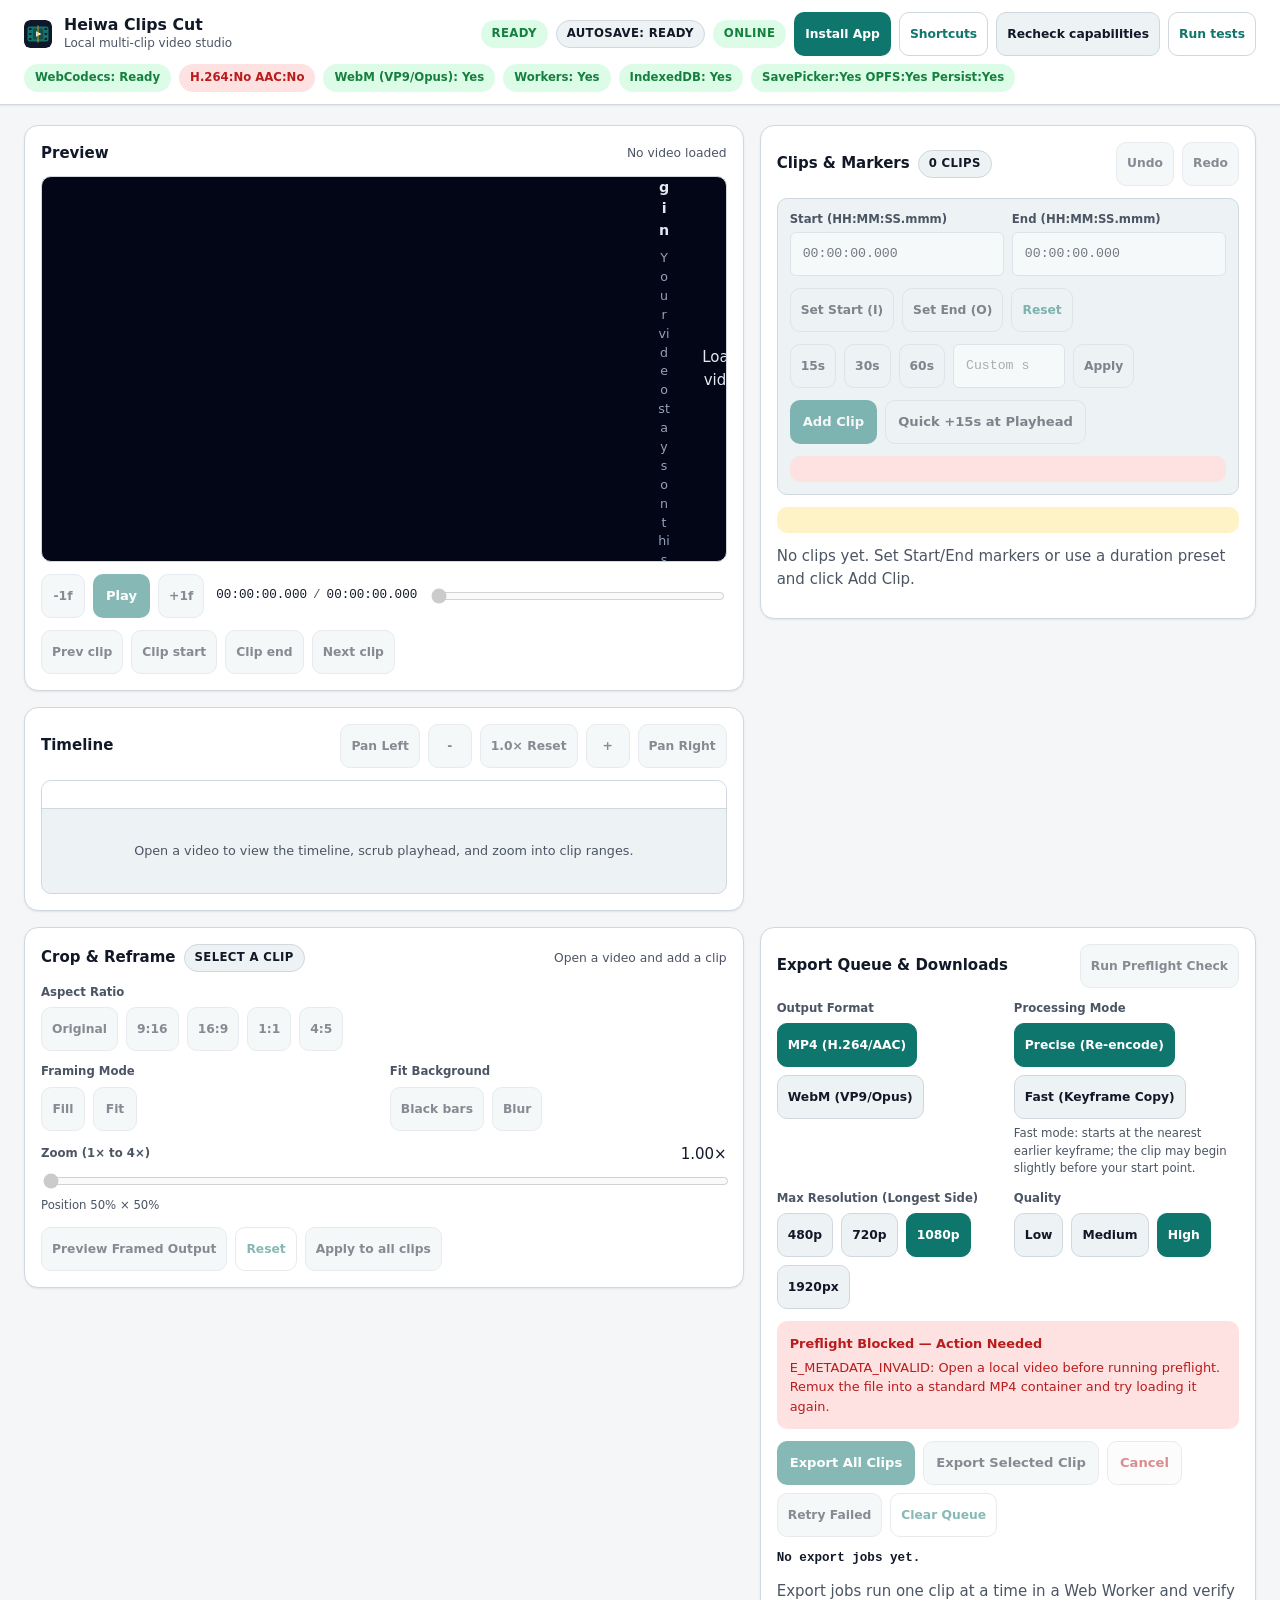
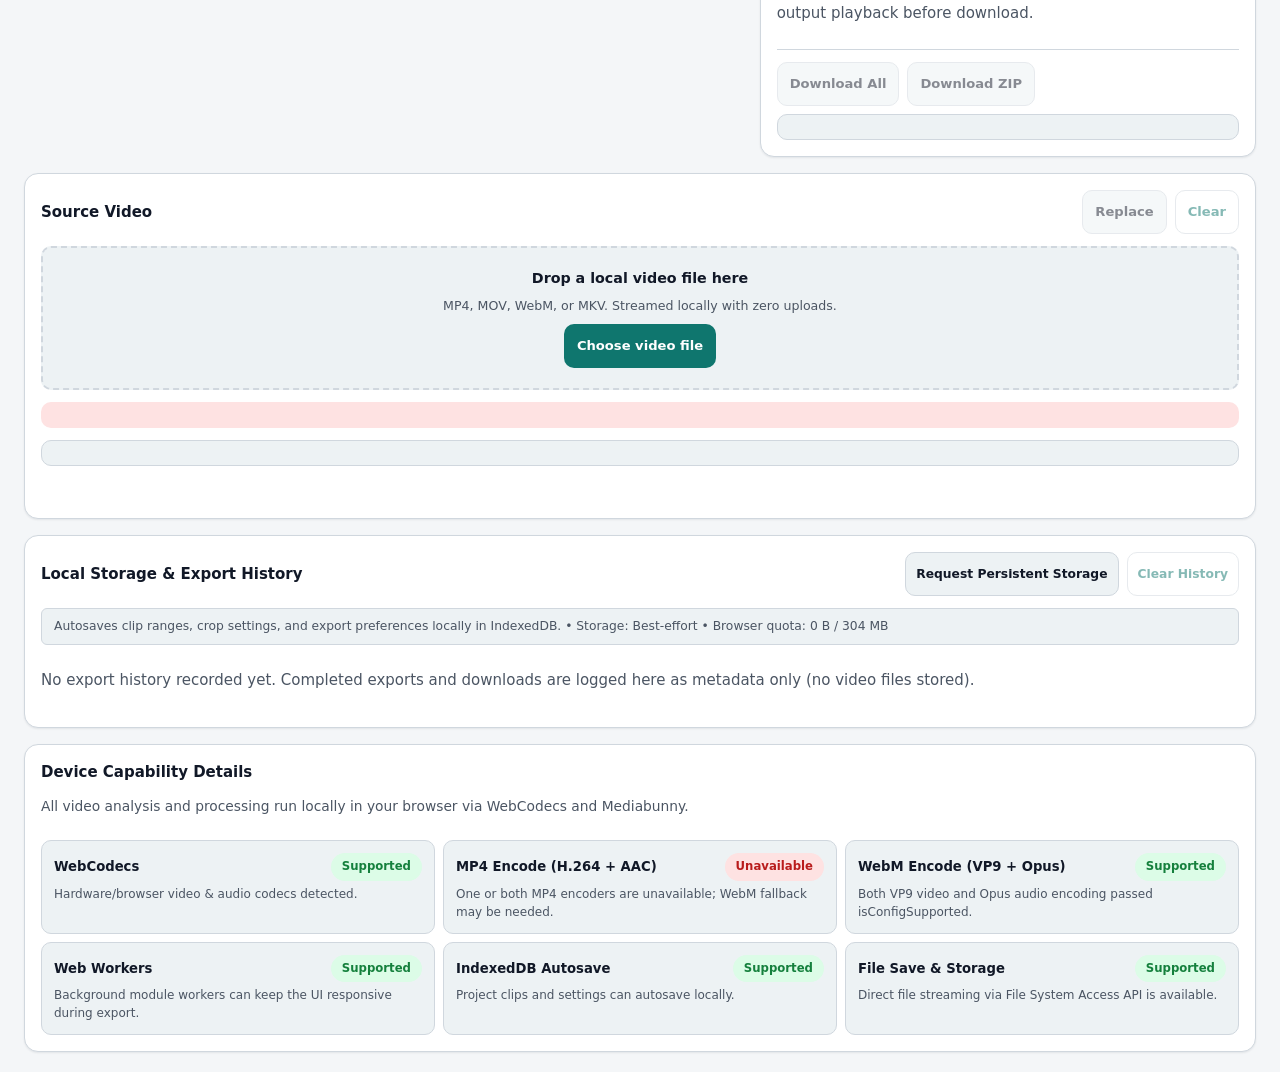
<file: heiwa-clips-cut/index.html>
<!DOCTYPE html>
<!--
  Heiwa Clips Cut — DOM ID Registry (keep in sync with all HTML/JS)
  Area prefixes: input-, preview-, tl-, clip-, crop-, export-, dl-, status-

  Stage 1 IDs:
  - status-header-bar        : Top studio header bar
  - status-app-badge         : Current UI state pill (idle, loading, ready, etc.)
  - status-capabilities-list : Header capability summary strip
  - status-recheck-btn       : Re-runs browser capability probes
  - status-live              : ARIA live region for screen-reader status updates
  - status-toast-region      : Container for non-blocking toast notifications
  - status-workspace-shell   : Main studio workspace container
  - status-stage-summary     : Capability detail list

  Stage 2 IDs:
  - input-panel              : Video source input and metadata panel
  - input-dropzone           : Drag-and-drop and click target for opening local video
  - input-file-picker        : Hidden native <input type="file"> element
  - input-open-btn           : Opens native file picker
  - input-replace-btn        : Replaces active video with full object URL cleanup
  - input-clear-btn          : Clears active video and resets workspace state
  - input-file-name          : Active source filename display
  - input-metadata-grid      : Metadata facts (duration, resolution, fps, codecs, size)
  - input-compatibility-box  : Compatibility verdict banner (can decode / can encode)
  - input-warnings-list      : Source warnings list (>30m, >2GB, phone note)
  - input-error-box          : Inline typed error banner for source load/analysis failures
  - preview-panel            : Video preview panel
  - preview-stage            : Aspect-preserving preview viewport
  - preview-video            : Native <video> playback element
  - preview-empty            : Empty state prompt before video is loaded
  - preview-loading          : Loading state indicator during 15s load/analysis
  - preview-error            : Failure state banner inside preview stage
  - preview-play-btn         : Play / Pause toggle button
  - preview-current-time     : Current playhead timestamp (HH:MM:SS.mmm)
  - preview-duration-time    : Total source duration timestamp (HH:MM:SS.mmm)
  - preview-seek-bar         : Range slider for seeking playback position

  Stage 3 IDs:
  - clip-panel               : Clip markers, presets, and dynamic clip list panel
  - clip-count-badge         : Total clip count pill
  - clip-undo-btn            : Undo last clip mutation
  - clip-redo-btn            : Redo last undone clip mutation
  - clip-draft-start         : Direct timestamp input for draft start (HH:MM:SS.mmm)
  - clip-draft-end           : Direct timestamp input for draft end (HH:MM:SS.mmm)
  - clip-set-start-btn       : Set draft start marker from current playhead
  - clip-set-end-btn         : Set draft end marker from current playhead
  - clip-draft-reset-btn     : Reset draft start/end markers
  - clip-preset-15           : Apply 15s duration preset from draft start
  - clip-preset-30           : Apply 30s duration preset from draft start
  - clip-preset-60           : Apply 60s duration preset from draft start
  - clip-preset-custom-sec   : Custom duration seconds input
  - clip-preset-custom-btn   : Apply custom duration preset
  - clip-add-btn             : Add clip from validated draft start/end
  - clip-quick-add-btn       : One-tap rapid clip creation at playhead using last duration
  - clip-draft-error         : Inline validation error box for draft markers/presets
  - clip-count-warning       : Soft warning banner shown at 200+ clips
  - clip-empty-state         : Empty state message when clip list is empty
  - clip-list                : Dynamic clip list with drag reorder and action buttons

  Stage 4 IDs:
  - status-shortcuts-btn     : Opens accessible keyboard shortcuts dialog
  - status-dialog            : Accessible modal dialog host
  - preview-frame-back-btn   : Step backward by 1 frame using detected fps
  - preview-frame-fwd-btn    : Step forward by 1 frame using detected fps
  - preview-prev-clip-btn    : Select and seek to previous clip
  - preview-jump-start-btn   : Jump playhead to selected clip start
  - preview-jump-end-btn     : Jump playhead to selected clip end
  - preview-next-clip-btn    : Select and seek to next clip
  - tl-panel                 : Interactive timeline panel
  - tl-zoom-out-btn          : Zoom timeline out
  - tl-zoom-reset-btn        : Reset timeline zoom to 1.0x
  - tl-zoom-in-btn           : Zoom timeline in keeping playhead visible
  - tl-pan-left-btn          : Pan timeline viewport left
  - tl-pan-right-btn         : Pan timeline viewport right
  - tl-viewport              : Horizontally scrollable timeline viewport
  - tl-track                 : Interactive timeline track for scrubbing and pinch-zoom
  - tl-ruler                 : Time ruler ticks along the top of the timeline
  - tl-draft-bar             : Highlighted draft range overlay
  - tl-clips-layer           : Positioned clip range bars on the timeline
  - tl-playhead              : Vertical playhead cursor
  - tl-empty-hint            : Idle hint shown when no video is loaded

  Stage 5 IDs:
  - crop-framed-canvas       : Live Canvas 2D framed preview inside preview stage
  - crop-overlay             : Interactive crop overlay aligned to displayed video rect
  - crop-box                 : Draggable and keyboard-nudgeable crop framing box
  - crop-panel               : Crop and framing controls panel
  - crop-target-badge        : Active selected clip label in crop panel
  - crop-output-info         : Computed even output dimensions and aspect ratio readout
  - crop-ratio-orig          : Original aspect ratio preset
  - crop-ratio-9-16          : 9:16 vertical aspect ratio preset
  - crop-ratio-16-9          : 16:9 widescreen aspect ratio preset
  - crop-ratio-1-1           : 1:1 square aspect ratio preset
  - crop-ratio-4-5           : 4:5 portrait aspect ratio preset
  - crop-fit-fill            : Fill (cover/crop) framing mode
  - crop-fit-contain         : Fit (contain/letterbox) framing mode
  - crop-bg-none             : Black bars background for Fit mode
  - crop-bg-blur             : Blurred video background for Fit mode (feature-detected)
  - crop-blur-note           : Notice shown when browser lacks Canvas filter blur support
  - crop-zoom-slider         : Crop zoom range input (1x to 4x)
  - crop-zoom-value          : Current crop zoom readout
  - crop-pan-readout         : Current pan percentage readout
  - crop-preview-mode-btn    : Toggles between interactive crop overlay and framed canvas output
  - crop-reset-btn           : Resets selected clip framing to original defaults
  - crop-apply-all-btn       : Applies selected clip framing to all clips atomically

  Stage 6 IDs:
  - export-panel             : Adaptive export engine, sequential queue, and download panel
  - export-format-mp4        : Select MP4 (H.264/AAC) output format
  - export-format-webm       : Select WebM (VP9/Opus) output format
  - export-mode-precise      : Select Precise mode (re-encode with crop/resize support)
  - export-mode-fast         : Select Fast mode (keyframe-aligned packet copy, no crop)
  - export-fast-note         : Honest note explaining keyframe start alignment or crop restriction
  - export-res-480           : Cap longest output side to 480px
  - export-res-720           : Cap longest output side to 720px
  - export-res-1080          : Cap longest output side to 1080px
  - export-res-1920          : Cap longest output side to 1920px
  - export-quality-low       : Low bitrate quality preset
  - export-quality-medium    : Medium bitrate quality preset
  - export-quality-high      : High bitrate quality preset
  - export-preflight-btn     : Re-runs real WebCodecs encoder & memory preflight check
  - export-preflight-box     : Preflight status, estimates, warnings, and blockers box

  Stage 7 IDs:
  - export-all-btn           : Queues and exports all clips sequentially
  - export-selected-btn      : Queues and exports only the currently selected clip
  - export-cancel-btn        : Cancels the active export job and remaining queued jobs
  - export-retry-failed-btn  : Re-queues all failed or cancelled jobs
  - export-clear-queue-btn   : Clears the queue and releases exported output blobs from RAM
  - export-queue-summary     : Overall queue completion count, percentage, and total output size
  - export-queue-progress    : Overall batch progress bar
  - export-queue-empty       : Empty state hint when no export jobs exist
  - export-queue-list        : List of export jobs with per-job progress, editable filename, Download, and Retry
  - dl-panel                 : Batch download and store-only ZIP controls section
  - dl-all-btn               : Triggers sequential individual downloads for all verified clips
  - dl-zip-btn               : Streams or downloads a store-only ZIP archive of all verified clips
  - dl-phone-note            : Phone-specific note recommending individual downloads over ZIP
  - dl-status-box            : Status banner for active ZIP writing, batch download progress, or browser tips

  Stage 8 IDs:
  - status-storage-pill      : Header indicator for IndexedDB autosave status
  - status-recovery-banner   : Recovery banner shown when an autosaved project awaits video re-selection
  - status-recovery-text     : Expected file details and clip count waiting for re-attachment
  - status-recovery-open-btn : Opens native file picker to re-attach the original video file
  - status-recovery-discard-btn : Discards pending recovered session from IndexedDB
  - status-history-panel     : Local IndexedDB storage & metadata-only export history panel
  - status-storage-info      : Autosave timestamp, persistence state, and browser storage quota estimate
  - status-storage-persist-btn : Requests navigator.storage.persist() for autosaved projects
  - status-history-clear-btn : Clears saved export history metadata from IndexedDB
  - status-history-empty     : Empty state hint when no export history entries exist
  - status-history-list      : List of recent local export/download metadata records

  Stage 9 IDs:
  - status-network-pill      : Header indicator for Online / Offline / Installed / TWA mode
  - status-pwa-install-btn   : Triggers Chromium install prompt or iOS/iPadOS Add to Home Screen guide
  - status-pwa-update-banner : Banner shown when a new Service Worker version is waiting
  - status-pwa-update-btn    : Activates waiting Service Worker (SKIP_WAITING) and reloads safely
  - status-pwa-dismiss-btn   : Dismisses the Service Worker update banner

  Section heading aria-labelledby targets:
  - preview-heading, tl-heading, crop-heading, clip-heading, export-heading,
    input-heading, history-heading, foundation-heading
-->
<html lang="en">
<head>
  <meta charset="utf-8">
  <meta name="viewport" content="width=device-width, initial-scale=1, viewport-fit=cover">
  <meta name="theme-color" content="#0f766e">
  <meta name="apple-mobile-web-app-capable" content="yes">
  <meta name="apple-mobile-web-app-status-bar-style" content="black-translucent">
  <meta name="apple-mobile-web-app-title" content="Heiwa Clips">
  <meta name="description" content="Heiwa Clips Cut: local-only, browser-based multi-clip video clipping studio.">
  <title>Heiwa Clips Cut</title>
  <link rel="icon" type="image/svg+xml" href="./icons/favicon.svg">
  <link rel="apple-touch-icon" href="./icons/icon-192.png">
  <link rel="manifest" href="./manifest.webmanifest">
  <link rel="stylesheet" href="./css/app.css">
  <link rel="stylesheet" href="./css/layout.css">
  <link rel="stylesheet" href="./css/components.css">
</head>
<body>
  <a href="#status-workspace-shell" class="skip-link">Skip to workspace</a>
  <div class="app-shell">
    <header id="status-header-bar" class="studio-header">
      <div class="studio-header__top">
        <div class="brand">
          <img src="./icons/favicon.svg" alt="" width="28" height="28" class="brand__icon" aria-hidden="true">
          <div class="brand__text">
            <h1 class="brand__title">Heiwa Clips Cut</h1>
            <p class="brand__subtitle">Local multi-clip video studio</p>
          </div>
        </div>
        <div class="header-actions">
          <span id="status-app-badge" class="status-pill status-pill--idle">Idle</span>
          <span id="status-storage-pill" class="status-pill status-pill--idle">Autosave: Ready</span>
          <span id="status-network-pill" class="status-pill status-pill--ready">Online</span>
          <button id="status-pwa-install-btn" type="button" class="btn btn--primary btn--compact" hidden>
            Install App
          </button>
          <button id="status-shortcuts-btn" type="button" class="btn btn--ghost btn--compact" aria-haspopup="dialog">
            Shortcuts
          </button>
          <button id="status-recheck-btn" type="button" class="btn btn--secondary btn--compact">
            Recheck capabilities
          </button>
          <a href="./tests/tests.html" class="btn btn--ghost btn--compact">Run tests</a>
        </div>
      </div>

      <div class="capability-bar" aria-label="Browser capabilities">
        <ul id="status-capabilities-list" class="capability-list">
          <li class="cap-chip cap-chip--pending">Checking browser capabilities…</li>
        </ul>
      </div>
    </header>

    <div id="status-recovery-banner" class="recovery-banner-shell" role="region" aria-label="Session recovery" hidden>
      <div class="recovery-banner">
        <p id="status-recovery-text" class="recovery-banner__text">
          Recovery pending: open your video file to re-attach saved clips.
        </p>
        <div class="recovery-banner__actions">
          <button id="status-recovery-open-btn" type="button" class="btn btn--primary btn--compact">
            Choose Video to Re-attach
          </button>
          <button id="status-recovery-discard-btn" type="button" class="btn btn--ghost btn--compact">
            Discard Recovery
          </button>
        </div>
      </div>
    </div>

    <div id="status-pwa-update-banner" class="recovery-banner-shell" role="region" aria-label="App update available" hidden>
      <div class="update-banner">
        <p class="recovery-banner__text">
          A new version of Heiwa Clips Cut is cached and ready. Reload to activate the update.
        </p>
        <div class="recovery-banner__actions">
          <button id="status-pwa-update-btn" type="button" class="btn btn--primary btn--compact">
            Reload to Update
          </button>
          <button id="status-pwa-dismiss-btn" type="button" class="btn btn--ghost btn--compact">
            Later
          </button>
        </div>
      </div>
    </div>

    <main id="status-workspace-shell" class="studio-main studio-grid" data-layout-mode="mobile" data-ui-status="idle">
      <section id="preview-panel" class="panel preview-panel" aria-labelledby="preview-heading">
        <div class="panel__header">
          <h2 id="preview-heading" class="panel__title">Preview</h2>
          <span id="input-file-name" class="file-name-badge">No video loaded</span>
        </div>

        <div id="preview-stage" class="preview-stage">
          <video id="preview-video" class="preview-video" playsinline preload="metadata" hidden></video>
          <canvas id="crop-framed-canvas" class="crop-framed-canvas" hidden aria-label="Live framed output preview"></canvas>
          <div id="crop-overlay" class="crop-overlay" hidden>
            <div
              id="crop-box"
              class="crop-box"
              tabindex="0"
              role="application"
              aria-label="Crop frame. Drag to reposition or press arrow keys to nudge."
            >
              <span class="crop-box__grid-v1" aria-hidden="true"></span>
              <span class="crop-box__grid-v2" aria-hidden="true"></span>
              <span class="crop-box__grid-h1" aria-hidden="true"></span>
              <span class="crop-box__grid-h2" aria-hidden="true"></span>
            </div>
          </div>
          <div id="preview-empty" class="preview-state">
            <p class="preview-state__title">Open a local video to begin</p>
            <p class="preview-state__hint">Your video stays on this device and is never uploaded.</p>
          </div>
          <div id="preview-loading" class="preview-state preview-state--loading" hidden>
            Loading video…
          </div>
          <div id="preview-error" class="preview-state preview-state--error" role="alert" hidden></div>
        </div>

        <div class="preview-controls">
          <div class="transport-group" role="group" aria-label="Playback and frame stepping">
            <button id="preview-frame-back-btn" type="button" class="btn btn--secondary btn--compact" disabled aria-label="Step backward one frame" title="Step back 1 frame (,)">
              -1f
            </button>
            <button id="preview-play-btn" type="button" class="btn btn--primary" disabled aria-pressed="false">
              Play
            </button>
            <button id="preview-frame-fwd-btn" type="button" class="btn btn--secondary btn--compact" disabled aria-label="Step forward one frame" title="Step forward 1 frame (.)">
              +1f
            </button>
          </div>

          <div class="preview-time-group" aria-label="Playback time">
            <span id="preview-current-time" class="time-readout">00:00:00.000</span>
            <span class="time-sep" aria-hidden="true">/</span>
            <span id="preview-duration-time" class="time-readout">00:00:00.000</span>
          </div>

          <label class="seek-bar-wrap" for="preview-seek-bar">
            <span class="sr-only">Seek video position</span>
            <input id="preview-seek-bar" class="seek-bar" type="range" min="0" max="1000" step="1" value="0" disabled>
          </label>
        </div>

        <div class="clip-nav-bar" role="group" aria-label="Clip jump navigation">
          <button id="preview-prev-clip-btn" type="button" class="btn btn--secondary btn--compact" disabled>
            Prev clip
          </button>
          <button id="preview-jump-start-btn" type="button" class="btn btn--secondary btn--compact" disabled>
            Clip start
          </button>
          <button id="preview-jump-end-btn" type="button" class="btn btn--secondary btn--compact" disabled>
            Clip end
          </button>
          <button id="preview-next-clip-btn" type="button" class="btn btn--secondary btn--compact" disabled>
            Next clip
          </button>
        </div>
      </section>

      <section id="tl-panel" class="panel tl-panel" aria-labelledby="tl-heading">
        <div class="panel__header">
          <h2 id="tl-heading" class="panel__title">Timeline</h2>
          <div class="panel__actions" role="group" aria-label="Timeline zoom and pan controls">
            <button id="tl-pan-left-btn" type="button" class="btn btn--secondary btn--compact" disabled aria-label="Pan timeline left">
              Pan Left
            </button>
            <button id="tl-zoom-out-btn" type="button" class="btn btn--secondary btn--compact" disabled aria-label="Zoom timeline out">
              -
            </button>
            <button id="tl-zoom-reset-btn" type="button" class="btn btn--secondary btn--compact" disabled>
              1.0× Reset
            </button>
            <button id="tl-zoom-in-btn" type="button" class="btn btn--secondary btn--compact" disabled aria-label="Zoom timeline in">
              +
            </button>
            <button id="tl-pan-right-btn" type="button" class="btn btn--secondary btn--compact" disabled aria-label="Pan timeline right">
              Pan Right
            </button>
          </div>
        </div>

        <div id="tl-viewport" class="tl-viewport">
          <div
            id="tl-track"
            class="tl-track"
            tabindex="0"
            role="slider"
            aria-label="Video timeline seek bar"
            aria-valuemin="0"
            aria-valuemax="0"
            aria-valuenow="0"
            aria-valuetext="00:00:00.000"
          >
            <div id="tl-ruler" class="tl-ruler" aria-hidden="true"></div>
            <div class="tl-lane">
              <div id="tl-draft-bar" class="tl-draft-bar" hidden aria-hidden="true"></div>
              <div id="tl-clips-layer" class="tl-clips-layer"></div>
            </div>
            <div id="tl-playhead" class="tl-playhead" hidden aria-hidden="true">
              <span class="tl-playhead__head"></span>
            </div>
            <p id="tl-empty-hint" class="tl-empty-hint">
              Open a video to view the timeline, scrub playhead, and zoom into clip ranges.
            </p>
          </div>
        </div>
      </section>

      <section id="crop-panel" class="panel crop-panel" aria-labelledby="crop-heading">
        <div class="panel__header">
          <div class="panel__title-group">
            <h2 id="crop-heading" class="panel__title">Crop &amp; Reframe</h2>
            <span id="crop-target-badge" class="status-pill">Select a clip</span>
          </div>
          <span id="crop-output-info" class="file-name-badge">Open a video and add a clip</span>
        </div>

        <div class="crop-controls">
          <div class="crop-group">
            <span class="field-group__label">Aspect Ratio</span>
            <div class="button-row" role="group" aria-label="Aspect ratio presets">
              <button id="crop-ratio-orig" type="button" class="btn btn--secondary btn--compact" disabled aria-pressed="false">Original</button>
              <button id="crop-ratio-9-16" type="button" class="btn btn--secondary btn--compact" disabled aria-pressed="false">9:16</button>
              <button id="crop-ratio-16-9" type="button" class="btn btn--secondary btn--compact" disabled aria-pressed="false">16:9</button>
              <button id="crop-ratio-1-1" type="button" class="btn btn--secondary btn--compact" disabled aria-pressed="false">1:1</button>
              <button id="crop-ratio-4-5" type="button" class="btn btn--secondary btn--compact" disabled aria-pressed="false">4:5</button>
            </div>
          </div>

          <div class="crop-row-split">
            <div class="crop-group">
              <span class="field-group__label">Framing Mode</span>
              <div class="button-row" role="group" aria-label="Framing mode">
                <button id="crop-fit-fill" type="button" class="btn btn--secondary btn--compact" disabled aria-pressed="false">Fill</button>
                <button id="crop-fit-contain" type="button" class="btn btn--secondary btn--compact" disabled aria-pressed="false">Fit</button>
              </div>
            </div>

            <div class="crop-group">
              <span class="field-group__label">Fit Background</span>
              <div class="button-row" role="group" aria-label="Fit background style">
                <button id="crop-bg-none" type="button" class="btn btn--secondary btn--compact" disabled aria-pressed="false">Black bars</button>
                <button id="crop-bg-blur" type="button" class="btn btn--secondary btn--compact" disabled aria-pressed="false">Blur</button>
              </div>
              <p id="crop-blur-note" class="muted-text crop-note" hidden>
                Blur background is hidden because this browser does not support Canvas 2D filter blur.
              </p>
            </div>
          </div>

          <div class="crop-group">
            <div class="crop-slider-header">
              <label class="field-group__label" for="crop-zoom-slider">Zoom (1× to 4×)</label>
              <span id="crop-zoom-value" class="time-readout">1.00×</span>
            </div>
            <input id="crop-zoom-slider" class="seek-bar" type="range" min="1" max="4" step="0.05" value="1" disabled>
            <p id="crop-pan-readout" class="muted-text crop-note">Position 50% × 50%</p>
          </div>

          <div class="button-row">
            <button id="crop-preview-mode-btn" type="button" class="btn btn--secondary btn--compact" disabled aria-pressed="false">
              Preview Framed Output
            </button>
            <button id="crop-reset-btn" type="button" class="btn btn--ghost btn--compact" disabled>
              Reset
            </button>
            <button id="crop-apply-all-btn" type="button" class="btn btn--secondary btn--compact" disabled>
              Apply to all clips
            </button>
          </div>
        </div>
      </section>

      <section id="clip-panel" class="panel clip-panel" aria-labelledby="clip-heading">
        <div class="panel__header">
          <div class="panel__title-group">
            <h2 id="clip-heading" class="panel__title">Clips &amp; Markers</h2>
            <span id="clip-count-badge" class="status-pill">0 clips</span>
          </div>
          <div class="panel__actions">
            <button id="clip-undo-btn" type="button" class="btn btn--secondary btn--compact" disabled>
              Undo
            </button>
            <button id="clip-redo-btn" type="button" class="btn btn--secondary btn--compact" disabled>
              Redo
            </button>
          </div>
        </div>

        <div class="marker-controls">
          <div class="marker-inputs">
            <label class="field-group" for="clip-draft-start">
              <span class="field-group__label">Start (HH:MM:SS.mmm)</span>
              <input id="clip-draft-start" class="text-input" type="text" value="00:00:00.000" inputmode="decimal" disabled>
            </label>
            <label class="field-group" for="clip-draft-end">
              <span class="field-group__label">End (HH:MM:SS.mmm)</span>
              <input id="clip-draft-end" class="text-input" type="text" value="00:00:00.000" inputmode="decimal" disabled>
            </label>
          </div>

          <div class="button-row">
            <button id="clip-set-start-btn" type="button" class="btn btn--secondary btn--compact" disabled title="Set start at playhead (I)">
              Set Start (I)
            </button>
            <button id="clip-set-end-btn" type="button" class="btn btn--secondary btn--compact" disabled title="Set end at playhead (O)">
              Set End (O)
            </button>
            <button id="clip-draft-reset-btn" type="button" class="btn btn--ghost btn--compact" disabled>
              Reset
            </button>
          </div>

          <div class="preset-bar" aria-label="Duration presets">
            <button id="clip-preset-15" type="button" class="btn btn--secondary btn--compact" disabled>
              15s
            </button>
            <button id="clip-preset-30" type="button" class="btn btn--secondary btn--compact" disabled>
              30s
            </button>
            <button id="clip-preset-60" type="button" class="btn btn--secondary btn--compact" disabled>
              60s
            </button>
            <div class="custom-preset-group">
              <label class="sr-only" for="clip-preset-custom-sec">Custom duration in seconds</label>
              <input id="clip-preset-custom-sec" class="text-input text-input--narrow" type="text" placeholder="Custom s" inputmode="decimal" disabled>
              <button id="clip-preset-custom-btn" type="button" class="btn btn--secondary btn--compact" disabled>
                Apply
              </button>
            </div>
          </div>

          <div class="button-row">
            <button id="clip-add-btn" type="button" class="btn btn--primary" disabled>
              Add Clip
            </button>
            <button id="clip-quick-add-btn" type="button" class="btn btn--secondary" disabled>
              Quick +15s at Playhead
            </button>
          </div>

          <div id="clip-draft-error" class="alert-box alert-box--error" role="alert" hidden></div>
        </div>

        <div id="clip-count-warning" class="alert-box alert-box--warn" role="status" hidden></div>
        <p id="clip-empty-state" class="muted-text">
          No clips yet. Set Start/End markers or use a duration preset and click Add Clip.
        </p>
        <ul id="clip-list" class="clip-list" aria-label="Clip list"></ul>
      </section>

      <section id="export-panel" class="panel export-panel" aria-labelledby="export-heading">
        <div class="panel__header">
          <h2 id="export-heading" class="panel__title">Export Queue &amp; Downloads</h2>
          <button id="export-preflight-btn" type="button" class="btn btn--secondary btn--compact" disabled>
            Run Preflight Check
          </button>
        </div>

        <div class="export-controls">
          <div class="export-row-split">
            <div class="crop-group">
              <span class="field-group__label">Output Format</span>
              <div class="button-row" role="group" aria-label="Output container format">
                <button id="export-format-mp4" type="button" class="btn btn--secondary btn--compact" aria-pressed="true">MP4 (H.264/AAC)</button>
                <button id="export-format-webm" type="button" class="btn btn--secondary btn--compact" aria-pressed="false">WebM (VP9/Opus)</button>
              </div>
            </div>

            <div class="crop-group">
              <span class="field-group__label">Processing Mode</span>
              <div class="button-row" role="group" aria-label="Processing mode">
                <button id="export-mode-precise" type="button" class="btn btn--secondary btn--compact" aria-pressed="true">Precise (Re-encode)</button>
                <button id="export-mode-fast" type="button" class="btn btn--secondary btn--compact" aria-pressed="false">Fast (Keyframe Copy)</button>
              </div>
              <p id="export-fast-note" class="muted-text crop-note">
                Fast mode: starts at the nearest earlier keyframe; the clip may begin slightly before your start point.
              </p>
            </div>
          </div>

          <div class="export-row-split">
            <div class="crop-group">
              <span class="field-group__label">Max Resolution (Longest Side)</span>
              <div class="button-row" role="group" aria-label="Maximum output resolution">
                <button id="export-res-480" type="button" class="btn btn--secondary btn--compact" aria-pressed="false">480p</button>
                <button id="export-res-720" type="button" class="btn btn--secondary btn--compact" aria-pressed="false">720p</button>
                <button id="export-res-1080" type="button" class="btn btn--secondary btn--compact" aria-pressed="true">1080p</button>
                <button id="export-res-1920" type="button" class="btn btn--secondary btn--compact" aria-pressed="false">1920px</button>
              </div>
            </div>

            <div class="crop-group">
              <span class="field-group__label">Quality</span>
              <div class="button-row" role="group" aria-label="Encoding quality">
                <button id="export-quality-low" type="button" class="btn btn--secondary btn--compact" aria-pressed="false">Low</button>
                <button id="export-quality-medium" type="button" class="btn btn--secondary btn--compact" aria-pressed="false">Medium</button>
                <button id="export-quality-high" type="button" class="btn btn--secondary btn--compact" aria-pressed="true">High</button>
              </div>
            </div>
          </div>

          <div id="export-preflight-box" class="alert-box" role="status">
            <p class="alert-box__title">Preflight: open a video and add clips to validate encoder support.</p>
          </div>

          <div class="button-row" role="group" aria-label="Export queue actions">
            <button id="export-all-btn" type="button" class="btn btn--primary" disabled>
              Export All Clips
            </button>
            <button id="export-selected-btn" type="button" class="btn btn--secondary" disabled>
              Export Selected Clip
            </button>
            <button id="export-cancel-btn" type="button" class="btn btn--danger-ghost" disabled>
              Cancel
            </button>
            <button id="export-retry-failed-btn" type="button" class="btn btn--secondary btn--compact" disabled>
              Retry Failed
            </button>
            <button id="export-clear-queue-btn" type="button" class="btn btn--ghost btn--compact" disabled>
              Clear Queue
            </button>
          </div>

          <div class="export-queue-header">
            <p id="export-queue-summary" class="export-progress__label">No export jobs yet.</p>
            <progress id="export-queue-progress" class="export-progress__bar" max="100" value="0" hidden></progress>
          </div>

          <p id="export-queue-empty" class="muted-text">
            Export jobs run one clip at a time in a Web Worker and verify output playback before download.
          </p>
          <ul id="export-queue-list" class="job-list" aria-label="Export queue"></ul>

          <div id="dl-panel" class="dl-section" aria-label="Batch download and ZIP archive">
            <div class="button-row">
              <button id="dl-all-btn" type="button" class="btn btn--secondary" disabled>
                Download All
              </button>
              <button id="dl-zip-btn" type="button" class="btn btn--secondary" disabled>
                Download ZIP
              </button>
            </div>
            <p id="dl-phone-note" class="muted-text crop-note" hidden></p>
            <div id="dl-status-box" class="alert-box" role="status" hidden></div>
          </div>
        </div>
      </section>

      <section id="input-panel" class="panel input-panel" aria-labelledby="input-heading">
        <div class="panel__header">
          <h2 id="input-heading" class="panel__title">Source Video</h2>
          <div class="panel__actions">
            <button id="input-replace-btn" type="button" class="btn btn--secondary" disabled>
              Replace
            </button>
            <button id="input-clear-btn" type="button" class="btn btn--ghost" disabled>
              Clear
            </button>
          </div>
        </div>

        <input id="input-file-picker" class="sr-only" type="file" accept="video/*">

        <div id="input-dropzone" class="dropzone" aria-label="Drop a local video file here">
          <p class="dropzone__title">Drop a local video file here</p>
          <p class="dropzone__hint">MP4, MOV, WebM, or MKV. Streamed locally with zero uploads.</p>
          <button id="input-open-btn" type="button" class="btn btn--primary">
            Choose video file
          </button>
        </div>

        <div id="input-error-box" class="alert-box alert-box--error" role="alert" hidden></div>
        <div id="input-compatibility-box" class="alert-box" hidden></div>
        <ul id="input-warnings-list" class="warnings-list" aria-label="Source video warnings" hidden></ul>
        <dl id="input-metadata-grid" class="metadata-grid" aria-label="Video metadata" hidden></dl>
      </section>

      <section id="status-history-panel" class="panel history-panel" aria-labelledby="history-heading">
        <div class="panel__header">
          <h2 id="history-heading" class="panel__title">Local Storage &amp; Export History</h2>
          <div class="panel__actions">
            <button id="status-storage-persist-btn" type="button" class="btn btn--secondary btn--compact" hidden>
              Request Persistent Storage
            </button>
            <button id="status-history-clear-btn" type="button" class="btn btn--ghost btn--compact" disabled>
              Clear History
            </button>
          </div>
        </div>
        <p id="status-storage-info" class="storage-meta-bar">
          Autosaves clip ranges, crop settings, and export preferences locally in IndexedDB.
        </p>
        <p id="status-history-empty" class="muted-text">
          No export history recorded yet. Completed exports and downloads are logged here as metadata only (no video files stored).
        </p>
        <ul id="status-history-list" class="history-list" aria-label="Local export history"></ul>
      </section>

      <section class="panel panel--foundation" aria-labelledby="foundation-heading">
        <h2 id="foundation-heading" class="panel__title">Device Capability Details</h2>
        <p class="panel__lead">
          All video analysis and processing run locally in your browser via WebCodecs and Mediabunny.
        </p>
        <div id="status-stage-summary" class="capability-grid" aria-label="Detailed capability checks">
          <p class="muted-text">Probing WebCodecs, encoders, workers, and storage APIs…</p>
        </div>
      </section>
    </main>

    <dialog id="status-dialog" class="studio-dialog" aria-modal="true"></dialog>
    <div id="status-live" class="sr-only" role="status" aria-live="polite" aria-atomic="true"></div>
    <section id="status-toast-region" class="toast-region" aria-label="Notifications"></section>
  </div>

  <script type="module" src="./js/main.js"></script>
</body>
</html>
</file>
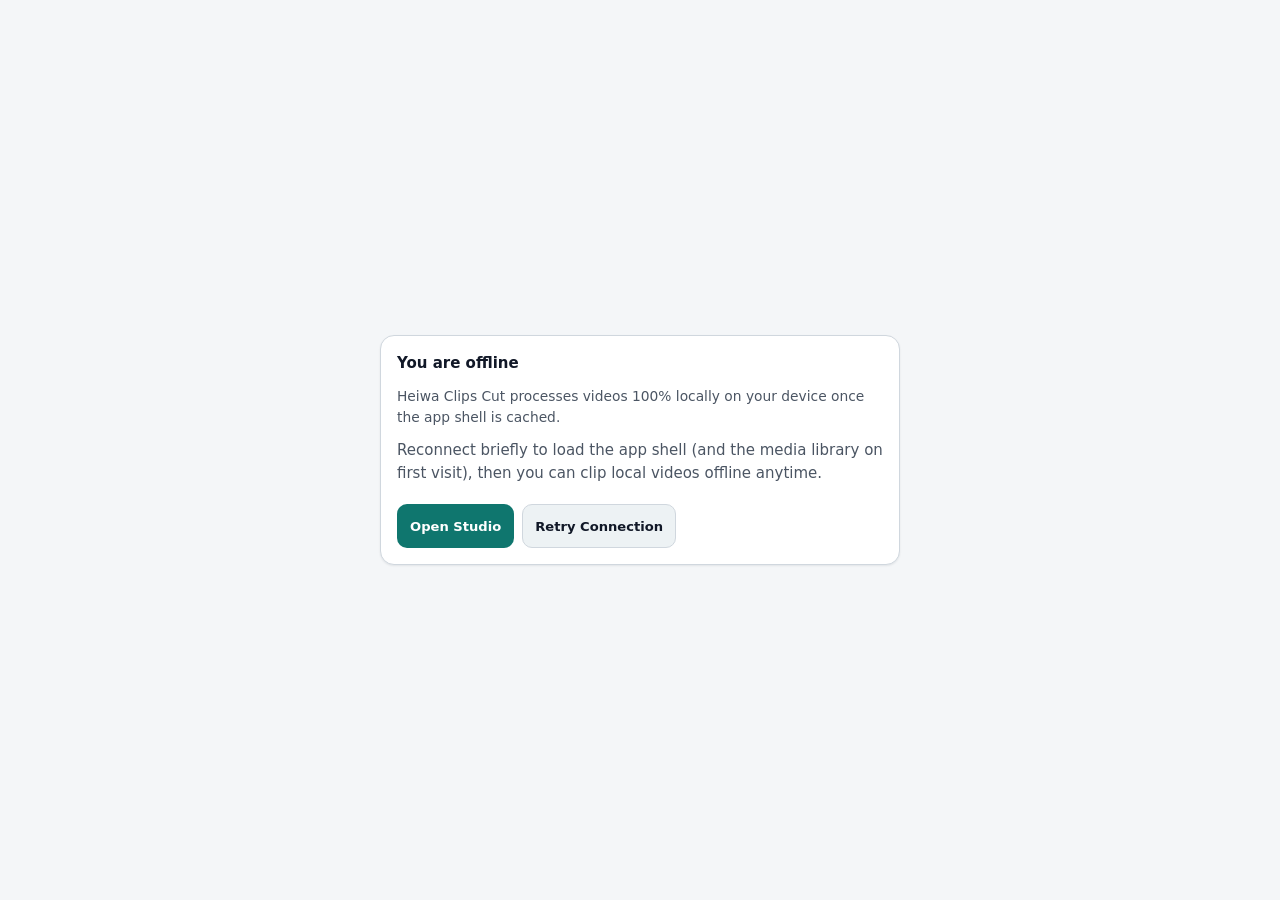
<file: heiwa-clips-cut/offline.html>
<!DOCTYPE html>
<html lang="en">
<head>
  <meta charset="utf-8">
  <meta name="viewport" content="width=device-width, initial-scale=1, viewport-fit=cover">
  <meta name="theme-color" content="#0f766e">
  <title>Offline — Heiwa Clips Cut</title>
  <link rel="icon" type="image/svg+xml" href="./icons/favicon.svg">
  <link rel="stylesheet" href="./css/app.css">
  <link rel="stylesheet" href="./css/components.css">
  <style>
    .offline-wrap {
      min-height: 100dvh;
      display: grid;
      place-items: center;
      padding: 20px;
    }
    .offline-card {
      width: min(520px, 100%);
      display: flex;
      flex-direction: column;
      gap: 12px;
    }
    .offline-card__actions {
      display: flex;
      flex-wrap: wrap;
      gap: 8px;
      margin-top: 8px;
    }
  </style>
</head>
<body>
  <main class="offline-wrap">
    <section class="panel offline-card" aria-labelledby="offline-heading">
      <h1 id="offline-heading" class="panel__title">You are offline</h1>
      <p class="panel__lead">
        Heiwa Clips Cut processes videos 100% locally on your device once the app shell is cached.
      </p>
      <p class="muted-text">
        Reconnect briefly to load the app shell (and the media library on first visit), then you can clip local videos offline anytime.
      </p>
      <div class="offline-card__actions">
        <a href="./index.html" class="btn btn--primary">Open Studio</a>
        <button id="status-offline-retry" type="button" class="btn btn--secondary">Retry Connection</button>
      </div>
    </section>
  </main>
  <script type="module">
    const retryBtn = document.getElementById('status-offline-retry');
    if (retryBtn) {
      retryBtn.addEventListener('click', () => {
        window.location.reload();
      });
    }
  </script>
</body>
</html>
</file>
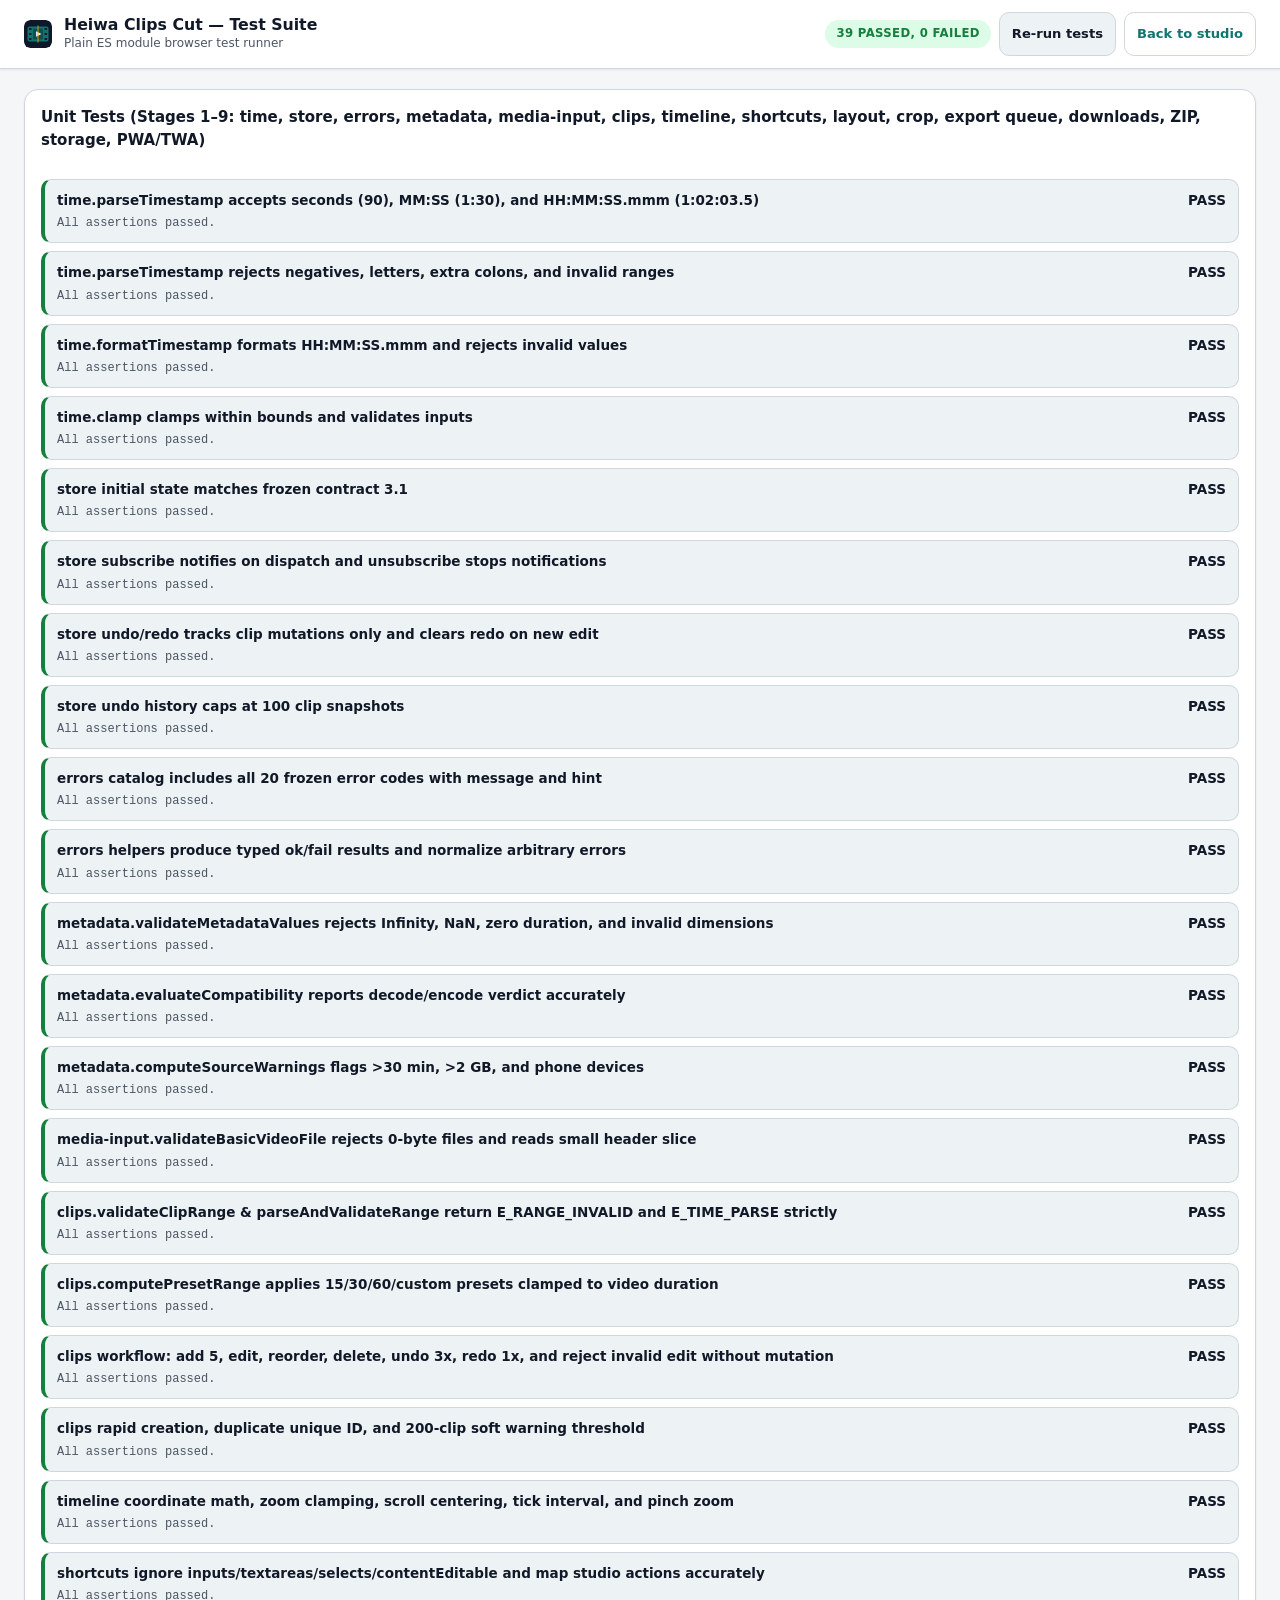
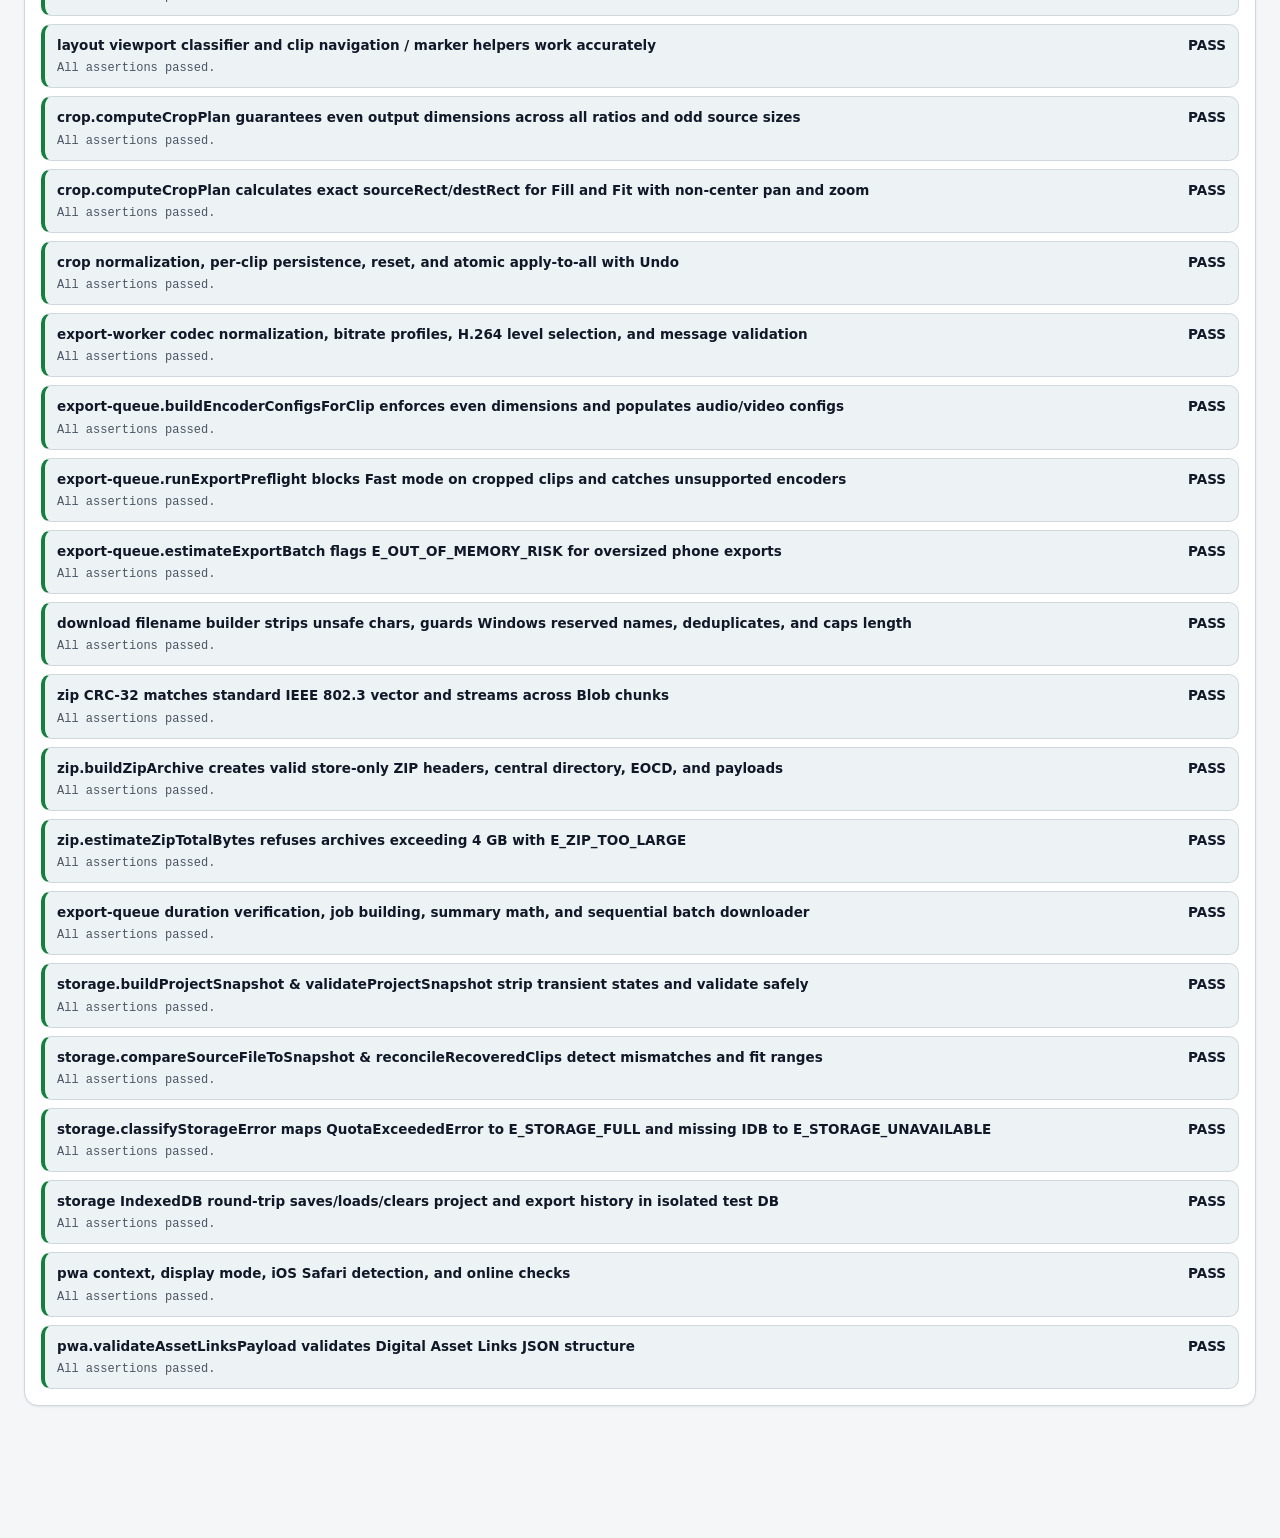
<file: heiwa-clips-cut/tests/tests.html>
<!DOCTYPE html>
<!--
  Heiwa Clips Cut — Browser Test Runner (Stages 1-9)
  DOM IDs:
  - status-test-summary : Pass/fail summary badge
  - status-test-rerun   : Re-run all tests button
  - status-test-list    : Rendered test results list
-->
<html lang="en">
<head>
  <meta charset="utf-8">
  <meta name="viewport" content="width=device-width, initial-scale=1, viewport-fit=cover">
  <title>Tests — Heiwa Clips Cut</title>
  <link rel="icon" type="image/svg+xml" href="../icons/favicon.svg">
  <link rel="stylesheet" href="../css/app.css">
  <link rel="stylesheet" href="../css/layout.css">
  <link rel="stylesheet" href="../css/components.css">
  <style>
    .test-list {
      list-style: none;
      padding: 0;
      display: flex;
      flex-direction: column;
      gap: 8px;
      margin-top: 16px;
    }

    .test-item {
      padding: 10px 12px;
      border-radius: var(--radius-md);
      border: 1px solid var(--color-border);
      background: var(--color-surface-alt);
      display: flex;
      flex-direction: column;
      gap: 4px;
    }

    .test-item--pass {
      border-left: 4px solid var(--color-ok);
    }

    .test-item--fail {
      border-left: 4px solid var(--color-error);
    }

    .test-item__head {
      display: flex;
      justify-content: space-between;
      gap: 8px;
      font-weight: 600;
      font-size: 0.9rem;
    }

    .test-item__detail {
      font-family: var(--font-mono);
      font-size: 0.8rem;
      color: var(--color-text-muted);
      overflow-wrap: anywhere;
    }
  </style>
</head>
<body>
  <div class="app-shell">
    <header class="studio-header">
      <div class="studio-header__top">
        <div class="brand">
          <img src="../icons/favicon.svg" alt="" width="28" height="28" class="brand__icon" aria-hidden="true">
          <div class="brand__text">
            <h1 class="brand__title">Heiwa Clips Cut — Test Suite</h1>
            <p class="brand__subtitle">Plain ES module browser test runner</p>
          </div>
        </div>
        <div class="header-actions">
          <span id="status-test-summary" class="status-pill status-pill--loading">Running…</span>
          <button id="status-test-rerun" type="button" class="btn btn--secondary">Re-run tests</button>
          <a href="../index.html" class="btn btn--ghost">Back to studio</a>
        </div>
      </div>
    </header>

    <main class="studio-main">
      <section class="panel" aria-label="Unit test results">
        <h2 class="panel__title">Unit Tests (Stages 1–9: time, store, errors, metadata, media-input, clips, timeline, shortcuts, layout, crop, export queue, downloads, ZIP, storage, PWA/TWA)</h2>
        <ul id="status-test-list" class="test-list"></ul>
      </section>
    </main>
  </div>

  <script type="module">
    import { clamp, formatTimestamp, parseTimestamp } from '../js/time.js';
    import { ACTIONS, createInitialState, createStore, MAX_HISTORY } from '../js/store.js';
    import {
      createAppError,
      ERROR_CATALOG,
      ERROR_CODES,
      fail,
      isAppError,
      normalizeError,
      ok
    } from '../js/errors.js';
    import {
      computeSourceWarnings,
      evaluateCompatibility,
      formatFileSize,
      LARGE_FILE_WARN_BYTES,
      LONG_DURATION_WARN_SEC,
      validateMetadataValues
    } from '../js/metadata.js';
    import { getActiveObjectUrl, revokeActiveObjectUrl, validateBasicVideoFile } from '../js/media-input.js';
    import {
      addClip,
      CLIP_WARN_THRESHOLD,
      computePresetRange,
      deleteClip,
      duplicateClip,
      getAdjacentClip,
      parseAndValidateRange,
      quickAddClipAtPlayhead,
      reorderClip,
      setDraftMarkerFromPlayhead,
      setLastUsedDurationSec,
      shouldWarnClipCount,
      updateClipDetails,
      validateClipRange
    } from '../js/clips.js';
    import {
      clampZoom,
      computePinchZoom,
      computeScrollLeftForPlayhead,
      computeTickInterval,
      computeTimelineMetrics,
      MAX_ZOOM,
      MIN_ZOOM,
      timeToX,
      xToTime
    } from '../js/timeline.js';
    import { isEditableTarget, resolveShortcutAction } from '../js/shortcuts.js';
    import { classifyViewportWidth } from '../js/ui/layout.js';
    import {
      applyCropToAllClips,
      computeCropPlan,
      computePanFromDrag,
      computeVideoContentRect,
      CROP_RATIOS,
      isCropDefault,
      makeEvenDimension,
      normalizeCrop,
      resetSelectedClipCrop,
      updateSelectedClipCrop
    } from '../js/crop.js';
    import {
      computeBitrateProfile,
      isFastModeContainerCompatible,
      normalizeCodecFamily,
      normalizeExportSettings,
      selectVideoProbeCodecs,
      validateWorkerStartMessage
    } from '../js/export-worker.js';
    import {
      buildEncoderConfigsForClip,
      buildQueueJobs,
      computeQueueSummary,
      estimateExportBatch,
      runExportPreflight,
      verifyOutputDuration
    } from '../js/export-queue.js';
    import {
      buildClipFilename,
      buildZipFilename,
      downloadBatchSequentially,
      MAX_FILENAME_LENGTH,
      sanitizeCustomFilename,
      sanitizeFilenamePart
    } from '../js/download.js';
    import {
      buildZipArchive,
      computeBlobCrc32,
      computeCrc32Bytes,
      estimateZipTotalBytes,
      ZIP_MAX_BYTES
    } from '../js/zip.js';
    import {
      appendExportHistoryEntry,
      buildProjectSnapshot,
      classifyStorageError,
      clearExportHistory,
      clearProjectSnapshot,
      compareSourceFileToSnapshot,
      createExportHistoryRecord,
      isSnapshotRecoverable,
      isStorageAvailable,
      listExportHistory,
      loadProjectSnapshot,
      reconcileRecoveredClips,
      saveProjectSnapshot,
      validateProjectSnapshot
    } from '../js/storage.js';
    import {
      detectDisplayMode,
      detectIosSafari,
      isOnlineStatus,
      isSecurePwaContext,
      validateAssetLinksPayload
    } from '../js/pwa.js';

    const tests = [];

    function test(name, fn) {
      tests.push({ name, fn });
    }

    function assert(condition, message) {
      if (!condition) {
        throw new Error(message || 'Assertion failed');
      }
    }

    function assertEqual(actual, expected, label) {
      if (actual !== expected) {
        throw new Error(`${label || 'Mismatch'}: expected ${JSON.stringify(expected)}, got ${JSON.stringify(actual)}`);
      }
    }

    function makeClip(id, name, startSec = 0, endSec = 10) {
      return {
        id,
        name,
        startSec,
        endSec,
        crop: { ratio: 'orig', zoom: 1, panX: 0.5, panY: 0.5, fit: 'fill', background: 'none' },
        processStatus: 'idle',
        exportStatus: 'none'
      };
    }

    /* --- Stage 1: time.js tests --- */
    test('time.parseTimestamp accepts seconds (90), MM:SS (1:30), and HH:MM:SS.mmm (1:02:03.5)', () => {
      const r1 = parseTimestamp('90');
      assert(r1.ok, '90 should parse');
      assertEqual(r1.value, 90, '90');

      const r2 = parseTimestamp('1:30');
      assert(r2.ok, '1:30 should parse');
      assertEqual(r2.value, 90, '1:30');

      const r3 = parseTimestamp('1:02:03.5');
      assert(r3.ok, '1:02:03.5 should parse');
      assertEqual(r3.value, 3723.5, '1:02:03.5');

      const r4 = parseTimestamp('00:00:00.250');
      assert(r4.ok, '00:00:00.250 should parse');
      assertEqual(r4.value, 0.25, '0.25');

      const r5 = parseTimestamp(12.3456);
      assert(r5.ok, 'numeric input should parse');
      assertEqual(r5.value, 12.346, 'rounded ms');
    });

    test('time.parseTimestamp rejects negatives, letters, extra colons, and invalid ranges', () => {
      const invalidInputs = [
        '-5',
        '-0:10',
        '+10',
        'abc',
        '1:2a',
        '1:02:03:04',
        ':30',
        '1::30',
        '1:60',
        '1:60:00',
        '1:00:60',
        '',
        '   ',
        -1,
        NaN,
        Infinity,
        null
      ];
      for (const bad of invalidInputs) {
        const res = parseTimestamp(bad);
        assert(!res.ok, `Expected failure for ${JSON.stringify(bad)}`);
        assertEqual(res.error.code, ERROR_CODES.E_TIME_PARSE, `code for ${JSON.stringify(bad)}`);
      }
    });

    test('time.formatTimestamp formats HH:MM:SS.mmm and rejects invalid values', () => {
      assertEqual(formatTimestamp(0).value, '00:00:00.000', 'zero');
      assertEqual(formatTimestamp(90).value, '00:01:30.000', '90s');
      assertEqual(formatTimestamp(3723.5).value, '01:02:03.500', '1h2m3.5s');
      assertEqual(formatTimestamp(360000).value, '100:00:00.000', '100h');

      assert(!formatTimestamp(-0.1).ok, 'negative rejected');
      assert(!formatTimestamp(NaN).ok, 'NaN rejected');
      assert(!formatTimestamp(Infinity).ok, 'Infinity rejected');
      assert(!formatTimestamp('10').ok, 'string rejected');
    });

    test('time.clamp clamps within bounds and validates inputs', () => {
      assertEqual(clamp(5, 0, 10).value, 5, 'inside range');
      assertEqual(clamp(-2, 0, 10).value, 0, 'below min');
      assertEqual(clamp(25, 0, 10).value, 10, 'above max');
      assert(!clamp(5, 10, 0).ok, 'min > max rejected');
      assert(!clamp(NaN, 0, 10).ok, 'NaN rejected');
    });

    /* --- Stage 1: store.js tests --- */
    test('store initial state matches frozen contract 3.1', () => {
      const s = createInitialState();
      assertEqual(s.source, null, 'source');
      assertEqual(s.playheadSec, 0, 'playheadSec');
      assertEqual(s.draft.startSec, 0, 'draft.startSec');
      assertEqual(s.draft.endSec, 0, 'draft.endSec');
      assert(Array.isArray(s.clips) && s.clips.length === 0, 'clips array');
      assertEqual(s.selectedClipId, null, 'selectedClipId');
      assertEqual(s.exportSettings.format, 'mp4', 'format');
      assertEqual(s.exportSettings.mode, 'precise', 'mode');
      assertEqual(s.exportSettings.maxSide, 1080, 'maxSide');
      assertEqual(s.exportSettings.quality, 'high', 'quality');
      assert(Array.isArray(s.queue) && s.queue.length === 0, 'queue array');
      assertEqual(s.ui.status, 'idle', 'ui.status');
      assertEqual(s.ui.zoom, 1, 'ui.zoom');
      assertEqual(s.ui.error, null, 'ui.error');
      assertEqual(s.capabilities.webcodecs, false, 'caps.webcodecs');
      assertEqual(s.capabilities.videoEncode.h264, false, 'caps.h264');
      assertEqual(s.capabilities.audioEncode.opus, false, 'caps.opus');
    });

    test('store subscribe notifies on dispatch and unsubscribe stops notifications', () => {
      const s = createStore();
      let calls = 0;
      const sub = s.subscribe(() => {
        calls += 1;
      });
      assert(sub.ok, 'subscribe succeeds');
      s.dispatch({ type: ACTIONS.SET_PLAYHEAD, payload: 12.5 });
      assertEqual(calls, 1, 'notified once');
      assertEqual(s.getState().playheadSec, 12.5, 'playhead updated');
      sub.value();
      s.dispatch({ type: ACTIONS.SET_PLAYHEAD, payload: 20 });
      assertEqual(calls, 1, 'notified count unchanged after unsubscribe');
    });

    test('store undo/redo tracks clip mutations only and clears redo on new edit', () => {
      const s = createStore();
      s.dispatch({ type: ACTIONS.CLIP_ADD, payload: makeClip('c1', 'Intro', 0, 10) });
      s.dispatch({ type: ACTIONS.CLIP_ADD, payload: makeClip('c2', 'Main', 10, 25) });
      s.dispatch({ type: ACTIONS.CLIP_UPDATE, payload: { id: 'c2', patch: { name: 'Highlight' } } });
      s.dispatch({ type: ACTIONS.CLIP_REORDER, payload: { fromIndex: 1, toIndex: 0 } });

      s.dispatch({ type: ACTIONS.SET_PLAYHEAD, payload: 4.5 });
      s.dispatch({ type: ACTIONS.SET_UI_ZOOM, payload: 2 });
      assertEqual(s.getHistoryStatus().undoCount, 4, 'only clip mutations counted');
      assertEqual(s.getState().clips[0].id, 'c2', 'reordered first');

      s.dispatch({ type: ACTIONS.UNDO });
      assertEqual(s.getState().clips[0].id, 'c1', 'order restored');
      assertEqual(s.getState().clips[1].name, 'Highlight', 'renamed clip intact');

      s.dispatch({ type: ACTIONS.UNDO });
      assertEqual(s.getState().clips[1].name, 'Main', 'name restored');

      s.dispatch({ type: ACTIONS.REDO });
      assertEqual(s.getState().clips[1].name, 'Highlight', 'rename redone');
      assertEqual(s.getHistoryStatus().redoCount, 1, 'one redo remaining');

      s.dispatch({ type: ACTIONS.CLIP_DELETE, payload: 'c1' });
      assertEqual(s.getHistoryStatus().redoCount, 0, 'redo cleared');
      assertEqual(s.getState().clips.length, 1, 'one clip remains');
      assertEqual(s.getState().playheadSec, 4.5, 'non-clip state untouched by undo/redo');
    });

    test('store undo history caps at 100 clip snapshots', () => {
      const s = createStore();
      const total = MAX_HISTORY + 15;
      for (let i = 1; i <= total; i += 1) {
        s.dispatch({ type: ACTIONS.CLIP_ADD, payload: makeClip(`c${i}`, `Clip ${i}`, i, i + 1) });
      }
      assertEqual(s.getState().clips.length, total, 'all clips added');
      assertEqual(s.getHistoryStatus().undoCount, MAX_HISTORY, 'history capped at 100');

      for (let i = 0; i < MAX_HISTORY; i += 1) {
        s.dispatch({ type: ACTIONS.UNDO });
      }
      assertEqual(s.getHistoryStatus().undoCount, 0, 'undo stack drained');
      assertEqual(s.getState().clips.length, 15, 'oldest 15 clips remain because cap dropped earlier snapshots');
      assertEqual(s.getHistoryStatus().redoCount, MAX_HISTORY, 'redo stack holds 100 snapshots');
    });

    /* --- Stage 1: errors.js tests --- */
    test('errors catalog includes all 20 frozen error codes with message and hint', () => {
      const expectedCodes = [
        'E_EMPTY_FILE',
        'E_UNSUPPORTED_CONTAINER',
        'E_UNSUPPORTED_CODEC',
        'E_CORRUPT_FILE',
        'E_METADATA_INVALID',
        'E_LOAD_TIMEOUT',
        'E_RANGE_INVALID',
        'E_TIME_PARSE',
        'E_NO_WEBCODECS',
        'E_ENCODER_UNSUPPORTED',
        'E_EXPORT_FAILED',
        'E_OUTPUT_EMPTY',
        'E_OUTPUT_VERIFY',
        'E_CANCELLED',
        'E_ZIP_TOO_LARGE',
        'E_ZIP_FAILED',
        'E_DOWNLOAD_FAILED',
        'E_STORAGE_FULL',
        'E_STORAGE_UNAVAILABLE',
        'E_OUT_OF_MEMORY_RISK'
      ];
      assertEqual(Object.keys(ERROR_CODES).length, expectedCodes.length, 'error code count');
      for (const code of expectedCodes) {
        const entry = ERROR_CATALOG[code];
        assert(Boolean(entry), `missing catalog entry for ${code}`);
        assert(isAppError(entry), `${code} must satisfy isAppError`);
      }
    });

    test('errors helpers produce typed ok/fail results and normalize arbitrary errors', () => {
      const success = ok(42);
      assertEqual(success.ok, true, 'ok flag');
      assertEqual(success.value, 42, 'ok value');

      const failure = fail(ERROR_CODES.E_EMPTY_FILE);
      assertEqual(failure.ok, false, 'fail flag');
      assertEqual(failure.error.code, ERROR_CODES.E_EMPTY_FILE, 'fail code');

      const custom = createAppError(ERROR_CODES.E_RANGE_INVALID, 'Custom message', 'Custom hint');
      assertEqual(custom.message, 'Custom message', 'custom message');
      assertEqual(custom.hint, 'Custom hint', 'custom hint');

      const quotaErr = Object.assign(new Error('Disk full'), { name: 'QuotaExceededError' });
      assertEqual(normalizeError(quotaErr).code, ERROR_CODES.E_STORAGE_FULL, 'QuotaExceededError mapped');

      const abortErr = Object.assign(new Error('Aborted'), { name: 'AbortError' });
      assertEqual(normalizeError(abortErr).code, ERROR_CODES.E_CANCELLED, 'AbortError mapped');

      const generic = normalizeError(new Error('Boom'), ERROR_CODES.E_ZIP_FAILED);
      assertEqual(generic.code, ERROR_CODES.E_ZIP_FAILED, 'fallback code applied');
      assert(generic.message.includes('Boom'), 'detail preserved');
    });

    /* --- Stage 2: metadata.js & media-input.js tests --- */
    test('metadata.validateMetadataValues rejects Infinity, NaN, zero duration, and invalid dimensions', () => {
      assert(validateMetadataValues({ durationSec: 12.5, width: 1920, height: 1080 }).ok, 'valid metadata');
      assertEqual(validateMetadataValues({ durationSec: Infinity, width: 1920, height: 1080 }).error.code, ERROR_CODES.E_METADATA_INVALID, 'Infinity duration');
      assertEqual(validateMetadataValues({ durationSec: NaN, width: 1920, height: 1080 }).error.code, ERROR_CODES.E_METADATA_INVALID, 'NaN duration');
      assertEqual(validateMetadataValues({ durationSec: 0, width: 1920, height: 1080 }).error.code, ERROR_CODES.E_METADATA_INVALID, 'zero duration');
      assertEqual(validateMetadataValues({ durationSec: 10, width: 0, height: 1080 }).error.code, ERROR_CODES.E_METADATA_INVALID, 'zero width');
    });

    test('metadata.evaluateCompatibility reports decode/encode verdict accurately', () => {
      const fullCaps = {
        webcodecs: true,
        videoEncode: { h264: true, vp9: true },
        audioEncode: { aac: true, opus: true }
      };
      const full = evaluateCompatibility({ canDecodeVideo: true, canDecodeAudio: true, audioCodec: 'aac', capabilities: fullCaps });
      assert(full.ok && full.value.canDecode && full.value.canEncode && full.value.status === 'ok', 'full support');

      const webmOnlyCaps = {
        webcodecs: true,
        videoEncode: { h264: false, vp9: true },
        audioEncode: { aac: false, opus: true }
      };
      const fallback = evaluateCompatibility({ canDecodeVideo: true, canDecodeAudio: true, audioCodec: 'aac', capabilities: webmOnlyCaps });
      assert(fallback.ok && !fallback.value.canEncodeMp4 && fallback.value.canEncodeWebm && fallback.value.status === 'warn', 'WebM fallback');

      const noDecode = evaluateCompatibility({ canDecodeVideo: false, canDecodeAudio: true, audioCodec: null, capabilities: fullCaps });
      assert(noDecode.ok && !noDecode.value.canDecode && noDecode.value.status === 'error', 'cannot decode');
    });

    test('metadata.computeSourceWarnings flags >30 min, >2 GB, and phone devices', () => {
      const clean = computeSourceWarnings({ durationSec: 120, size: 10_000_000 }, { isPhone: false });
      assert(clean.ok && clean.value.length === 0, 'no warnings for short desktop video');

      const warned = computeSourceWarnings(
        { durationSec: LONG_DURATION_WARN_SEC + 60, size: LARGE_FILE_WARN_BYTES + 1024 },
        { isPhone: true }
      );
      assert(warned.ok && warned.value.length === 3, 'all 3 warnings triggered');
      assertEqual(formatFileSize(1536).value, '1.50 KB', 'size formatting');
    });

    test('media-input.validateBasicVideoFile rejects 0-byte files and reads small header slice', async () => {
      const emptyRes = await validateBasicVideoFile(new Blob([]));
      assert(!emptyRes.ok && emptyRes.error.code === ERROR_CODES.E_EMPTY_FILE, 'empty file rejected');

      const nonEmptyRes = await validateBasicVideoFile(new Blob(['hello world'], { type: 'video/mp4' }));
      assert(nonEmptyRes.ok && nonEmptyRes.value.byteLength === 11, 'readable header slice returned');

      assertEqual(getActiveObjectUrl(), null, 'no leaked object URL at rest');
      assert(revokeActiveObjectUrl().ok, 'revokeActiveObjectUrl is safe when idle');
    });

    /* --- Stage 3: clips.js tests --- */
    test('clips.validateClipRange & parseAndValidateRange return E_RANGE_INVALID and E_TIME_PARSE strictly', () => {
      const good = parseAndValidateRange('00:00:05.000', '00:00:20.500', 60);
      assert(good.ok && good.value.startSec === 5 && good.value.endSec === 20.5, 'valid range');

      const badParse = parseAndValidateRange('-2', '10', 60);
      assert(!badParse.ok && badParse.error.code === ERROR_CODES.E_TIME_PARSE, 'negative timestamp rejected');

      const lettersParse = parseAndValidateRange('0', 'abc', 60);
      assert(!lettersParse.ok && lettersParse.error.code === ERROR_CODES.E_TIME_PARSE, 'letters rejected');

      const reversed = validateClipRange(20, 10, 60);
      assert(!reversed.ok && reversed.error.code === ERROR_CODES.E_RANGE_INVALID, 'start >= end rejected');

      const equal = validateClipRange(10, 10, 60);
      assert(!equal.ok && equal.error.code === ERROR_CODES.E_RANGE_INVALID, 'zero-length rejected');

      const pastEnd = validateClipRange(50, 61, 60);
      assert(!pastEnd.ok && pastEnd.error.code === ERROR_CODES.E_RANGE_INVALID, 'end > duration rejected');
    });

    test('clips.computePresetRange applies 15/30/60/custom presets clamped to video duration', () => {
      const p15 = computePresetRange(10, 15, 100);
      assert(p15.ok && p15.value.endSec === 25 && !p15.value.wasClamped, '15s preset');

      const p60Clamped = computePresetRange(80, 60, 100);
      assert(p60Clamped.ok && p60Clamped.value.endSec === 100 && p60Clamped.value.wasClamped, '60s clamped to 100s');

      const atEnd = computePresetRange(100, 15, 100);
      assert(!atEnd.ok && atEnd.error.code === ERROR_CODES.E_RANGE_INVALID, 'cannot apply preset at video end');

      const badPreset = computePresetRange(0, 0, 100);
      assert(!badPreset.ok && badPreset.error.code === ERROR_CODES.E_RANGE_INVALID, 'zero preset rejected');
    });

    test('clips workflow: add 5, edit, reorder, delete, undo 3x, redo 1x, and reject invalid edit without mutation', () => {
      const s = createStore({
        source: {
          name: 'demo.mp4',
          size: 5_000_000,
          type: 'video/mp4',
          lastModified: 1,
          durationSec: 120,
          width: 1920,
          height: 1080,
          fps: 30,
          videoCodec: 'avc1',
          audioCodec: 'aac'
        }
      });

      const created = [];
      for (let i = 0; i < 5; i += 1) {
        const res = addClip(i * 10, i * 10 + 8, `Clip ${i + 1}`, s);
        assert(res.ok, `add clip ${i + 1}`);
        created.push(res.value);
      }
      assertEqual(s.getState().clips.length, 5, '5 clips added');

      // Invalid edit must fail and leave store untouched
      const badEdit = updateClipDetails(created[1].id, { name: 'Bad', startInput: '30', endInput: '10' }, s);
      assert(!badEdit.ok && badEdit.error.code === ERROR_CODES.E_RANGE_INVALID, 'invalid edit rejected');
      assertEqual(s.getState().clips[1].name, 'Clip 2', 'clip unchanged after invalid edit');

      // 1) Valid edit on Clip 2
      const editRes = updateClipDetails(created[1].id, { name: 'Hook', startInput: '12', endInput: '19' }, s);
      assert(editRes.ok, 'valid edit');
      // 2) Reorder Clip 5 (index 4) to index 0
      assert(reorderClip(4, 0, s).ok, 'reorder');
      // 3) Delete Clip 3
      assert(deleteClip(created[2].id, s).ok, 'delete');

      assertEqual(s.getState().clips.length, 4, '4 clips after delete');
      assertEqual(s.getState().clips[0].name, 'Clip 5', 'Clip 5 moved to top');

      // Undo 3 times -> undoes delete, reorder, and edit
      s.dispatch({ type: ACTIONS.UNDO });
      s.dispatch({ type: ACTIONS.UNDO });
      s.dispatch({ type: ACTIONS.UNDO });
      assertEqual(s.getState().clips.length, 5, '5 clips restored after 3 undos');
      assertEqual(s.getState().clips[0].name, 'Clip 1', 'original order restored');
      assertEqual(s.getState().clips[1].name, 'Clip 2', 'original Clip 2 name restored');

      // Redo once -> re-applies the edit only
      s.dispatch({ type: ACTIONS.REDO });
      assertEqual(s.getState().clips.length, 5, 'still 5 clips after 1 redo');
      assertEqual(s.getState().clips[1].name, 'Hook', 'edit redone');
      assertEqual(s.getState().clips[1].startSec, 12, 'edited startSec redone');
    });

    test('clips rapid creation, duplicate unique ID, and 200-clip soft warning threshold', () => {
      const s = createStore({
        source: {
          name: 'demo.mp4',
          size: 5_000_000,
          type: 'video/mp4',
          lastModified: 1,
          durationSec: 50,
          width: 1280,
          height: 720,
          fps: 30,
          videoCodec: 'avc1',
          audioCodec: 'aac'
        },
        playheadSec: 40
      });

      assert(setLastUsedDurationSec(30).ok, 'set last used duration to 30s');
      const quick = quickAddClipAtPlayhead(s);
      assert(quick.ok && quick.value.startSec === 40 && quick.value.endSec === 50, 'quick add clamped at 50s');

      const dup = duplicateClip(quick.value.id, s);
      assert(dup.ok && dup.value.id !== quick.value.id, 'duplicate has distinct random ID');
      assert(!shouldWarnClipCount(CLIP_WARN_THRESHOLD - 1), 'no warning at 199');
      assert(shouldWarnClipCount(CLIP_WARN_THRESHOLD), 'warning at 200');
    });

    /* --- Stage 4: timeline.js, shortcuts.js, layout.js, clip navigation tests --- */
    test('timeline coordinate math, zoom clamping, scroll centering, tick interval, and pinch zoom', () => {
      assertEqual(clampZoom(0.2).value, MIN_ZOOM, 'clamps below MIN_ZOOM');
      assertEqual(clampZoom(50).value, MAX_ZOOM, 'clamps above MAX_ZOOM');
      assert(!clampZoom(NaN).ok, 'rejects NaN zoom');

      const metrics = computeTimelineMetrics(120, 4, 600);
      assert(metrics.ok, 'valid timeline metrics');
      assertEqual(metrics.value.trackWidthPx, 2400, 'track width = viewport * zoom');
      assertEqual(metrics.value.pixelsPerSec, 20, '20 px per second');

      const xMid = timeToX(60, 120, 2400);
      assert(xMid.ok && xMid.value === 1200, '60s maps to 1200px');
      const tMid = xToTime(1200, 120, 2400);
      assert(tMid.ok && tMid.value === 60, '1200px maps back to 60s');

      const scrollCenter = computeScrollLeftForPlayhead(60, 120, 2400, 600);
      assert(scrollCenter.ok && scrollCenter.value === 900, 'playhead centered at scrollLeft 900');

      const tick = computeTickInterval(120, 20);
      assert(tick.ok && tick.value === 5, '5s ticks at 20 px/s (>=84px apart)');

      const pinch = computePinchZoom(2, 100, 200);
      assert(pinch.ok && pinch.value === 4, 'doubling pinch distance doubles zoom');
    });

    test('shortcuts ignore inputs/textareas/selects/contentEditable and map studio actions accurately', () => {
      assert(isEditableTarget({ tagName: 'INPUT' }), 'INPUT ignored');
      assert(isEditableTarget({ tagName: 'TEXTAREA' }), 'TEXTAREA ignored');
      assert(isEditableTarget({ tagName: 'SELECT' }), 'SELECT ignored');
      assert(isEditableTarget({ tagName: 'DIV', isContentEditable: true }), 'contentEditable ignored');
      assert(!isEditableTarget({ tagName: 'DIV', isContentEditable: false }), 'plain DIV allowed');

      assertEqual(resolveShortcutAction({ key: ' ', target: { tagName: 'INPUT' } }), null, 'Space ignored in input');
      assertEqual(resolveShortcutAction({ key: 'i', target: { tagName: 'TEXTAREA' } }), null, 'I ignored in textarea');
      assertEqual(resolveShortcutAction({ key: ' ', target: { tagName: 'BUTTON' } }), null, 'Space lets focused button activate');
      assertEqual(resolveShortcutAction({ key: ' ', target: { tagName: 'BODY' } }), 'toggle-play', 'Space toggles play');
      assertEqual(resolveShortcutAction({ key: 'ArrowLeft', shiftKey: false, target: { tagName: 'BODY' } }), 'seek-back-small', 'ArrowLeft small seek');
      assertEqual(resolveShortcutAction({ key: 'ArrowRight', shiftKey: true, target: { tagName: 'BODY' } }), 'seek-forward-large', 'Shift+ArrowRight large seek');
      assertEqual(resolveShortcutAction({ key: 'i', target: { tagName: 'BODY' } }), 'set-start', 'I sets start');
      assertEqual(resolveShortcutAction({ key: 'O', target: { tagName: 'BODY' } }), 'set-end', 'O sets end');
      assertEqual(resolveShortcutAction({ key: ',', target: { tagName: 'BODY' } }), 'frame-back', 'comma steps back 1 frame');
      assertEqual(resolveShortcutAction({ key: '.', target: { tagName: 'BODY' } }), 'frame-forward', 'period steps forward 1 frame');
      assertEqual(resolveShortcutAction({ key: 'z', ctrlKey: true, shiftKey: false, target: { tagName: 'BODY' } }), 'undo', 'Ctrl+Z undo');
      assertEqual(resolveShortcutAction({ key: 'z', metaKey: true, shiftKey: true, target: { tagName: 'BODY' } }), 'redo', 'Cmd+Shift+Z redo');
    });

    test('layout viewport classifier and clip navigation / marker helpers work accurately', () => {
      assertEqual(classifyViewportWidth(320).value, 'mobile', '320px is mobile');
      assertEqual(classifyViewportWidth(768).value, 'tablet', '768px is tablet');
      assertEqual(classifyViewportWidth(1280).value, 'desktop', '1280px is desktop');
      assert(!classifyViewportWidth(0).ok, '0px width rejected');

      const clips = [makeClip('a', 'A', 0, 5), makeClip('b', 'B', 10, 15), makeClip('c', 'C', 20, 25)];
      assertEqual(getAdjacentClip(clips, null, 1).value.id, 'a', 'next from none selects first');
      assertEqual(getAdjacentClip(clips, 'a', 1).value.id, 'b', 'next from a selects b');
      assertEqual(getAdjacentClip(clips, 'b', -1).value.id, 'a', 'prev from b selects a');
      assert(!getAdjacentClip(clips, 'a', -1).ok, 'prev from first fails cleanly');
      assert(!getAdjacentClip(clips, 'c', 1).ok, 'next from last fails cleanly');

      const s = createStore({
        source: {
          name: 'demo.mp4',
          size: 1000,
          type: 'video/mp4',
          lastModified: 1,
          durationSec: 60,
          width: 1280,
          height: 720,
          fps: 30,
          videoCodec: 'avc1',
          audioCodec: 'aac'
        },
        playheadSec: 12.345
      });
      const startRes = setDraftMarkerFromPlayhead('start', s);
      assert(startRes.ok && s.getState().draft.startSec === 12.345, 'setDraftMarkerFromPlayhead sets start');
    });

    /* --- Stage 5: crop.js tests --- */
    test('crop.computeCropPlan guarantees even output dimensions across all ratios and odd source sizes', () => {
      assertEqual(makeEvenDimension(607.5), 608, '607.5 -> 608');
      assertEqual(makeEvenDimension(1), 2, 'minimum even dimension is 2');
      assertEqual(makeEvenDimension(1081, 1080), 1080, 'clamped to even maxSide');

      const sources = [
        [1920, 1080],
        [1281, 721],
        [853, 481],
        [1080, 1920],
        [641, 361]
      ];
      const maxSides = [720, 1080, 1920];
      for (const [w, h] of sources) {
        for (const ratio of CROP_RATIOS) {
          for (const maxSide of maxSides) {
            const res = computeCropPlan(w, h, { ratio, zoom: 1, panX: 0.5, panY: 0.5, fit: 'fill', background: 'none' }, maxSide);
            assert(res.ok, `plan ok for ${w}x${h} ${ratio} max ${maxSide}`);
            assertEqual(res.value.outputWidth % 2, 0, `even width for ${w}x${h} ${ratio}`);
            assertEqual(res.value.outputHeight % 2, 0, `even height for ${w}x${h} ${ratio}`);
            assert(res.value.outputWidth >= 2 && res.value.outputHeight >= 2, 'dimensions >= 2');
            assert(res.value.outputWidth <= maxSide && res.value.outputHeight <= maxSide, 'dimensions <= maxSide');
          }
        }
      }
    });

    test('crop.computeCropPlan calculates exact sourceRect/destRect for Fill and Fit with non-center pan and zoom', () => {
      const fillPlan = computeCropPlan(
        1920,
        1080,
        { ratio: '9:16', zoom: 2, panX: 0.25, panY: 0.75, fit: 'fill', background: 'none' },
        1080
      );
      assert(fillPlan.ok, 'fill plan ok');
      assertEqual(fillPlan.value.outputWidth, 608, '9:16 width at 1080');
      assertEqual(fillPlan.value.outputHeight, 1080, '9:16 height at 1080');
      assertEqual(fillPlan.value.sourceRect.width, 304, 'zoom 2x crop width');
      assertEqual(fillPlan.value.sourceRect.height, 540, 'zoom 2x crop height');
      assertEqual(fillPlan.value.sourceRect.x, 404, 'panX 0.25 exact x');
      assertEqual(fillPlan.value.sourceRect.y, 405, 'panY 0.75 exact y');
      assertEqual(fillPlan.value.destRect.width, 608, 'fill dest width');
      assertEqual(fillPlan.value.destRect.height, 1080, 'fill dest height');

      const fitPlan = computeCropPlan(
        1920,
        1080,
        { ratio: '9:16', zoom: 1, panX: 0.5, panY: 0.5, fit: 'fit', background: 'blur' },
        1080
      );
      assert(fitPlan.ok, 'fit plan ok');
      assertEqual(fitPlan.value.sourceRect.width, 1920, 'fit keeps full source width at zoom 1');
      assertEqual(fitPlan.value.sourceRect.height, 1080, 'fit keeps full source height at zoom 1');
      assertEqual(fitPlan.value.destRect.width, 608, 'fit letterboxed width');
      assertEqual(fitPlan.value.destRect.height, 342, 'fit letterboxed height');
      assertEqual(fitPlan.value.destRect.y, 369, 'fit vertically centered');
      assert(fitPlan.value.bgSourceRect !== null, 'blur cover bgSourceRect provided');

      const contentRect = computeVideoContentRect(800, 450, 1080, 1920);
      assert(contentRect.ok && contentRect.value.height === 450 && contentRect.value.width === 253.125, 'portrait video pillarboxed inside 16:9 stage');

      const dragRes = computePanFromDrag(fillPlan.value, fillPlan.value.crop, 100, 0, 800, 450);
      assert(dragRes.ok && dragRes.value.panX > 0.25 && dragRes.value.panX <= 1, 'dragging right increases panX within bounds');
    });

    test('crop normalization, per-clip persistence, reset, and atomic apply-to-all with Undo', () => {
      const clamped = normalizeCrop({ ratio: 'bad', zoom: 99, panX: -2, panY: 5, fit: 'fill', background: 'blur' });
      assert(clamped.ok, 'normalizeCrop succeeds');
      assertEqual(clamped.value.ratio, 'orig', 'invalid ratio falls back to orig');
      assertEqual(clamped.value.zoom, 4, 'zoom clamped to 4');
      assertEqual(clamped.value.panX, 0, 'panX clamped to 0');
      assertEqual(clamped.value.panY, 1, 'panY clamped to 1');
      assertEqual(clamped.value.background, 'none', 'fill mode resets background to none');

      const s = createStore({
        clips: [makeClip('c1', 'Clip 1', 0, 10), makeClip('c2', 'Clip 2', 10, 20)],
        selectedClipId: 'c1'
      });
      assert(isCropDefault(s.getState().clips[0].crop), 'initial crop is default');

      assert(updateSelectedClipCrop({ ratio: '9:16', zoom: 1.5, panX: 0.2 }, s).ok, 'update selected clip crop');
      assertEqual(s.getState().clips[0].crop.ratio, '9:16', 'c1 updated');
      assertEqual(s.getState().clips[1].crop.ratio, 'orig', 'c2 untouched');

      assert(applyCropToAllClips(s.getState().clips[0].crop, s).ok, 'apply to all clips');
      assertEqual(s.getState().clips[1].crop.ratio, '9:16', 'c2 updated by apply all');
      assertEqual(s.getState().clips[1].crop.zoom, 1.5, 'c2 zoom matched');

      // Single undo restores c2 to original
      s.dispatch({ type: ACTIONS.UNDO });
      assertEqual(s.getState().clips[1].crop.ratio, 'orig', 'single undo reverts apply-to-all');

      assert(resetSelectedClipCrop(s).ok, 'reset selected clip crop');
      assert(isCropDefault(s.getState().clips[0].crop), 'c1 back to default');
    });

    /* --- Stage 6: export-worker.js & export-queue.js preflight tests --- */
    test('export-worker codec normalization, bitrate profiles, H.264 level selection, and message validation', () => {
      assertEqual(normalizeCodecFamily('avc1.640028'), 'avc', 'avc1 maps to avc');
      assertEqual(normalizeCodecFamily('vp09.00.31.08'), 'vp9', 'vp09 maps to vp9');
      assertEqual(normalizeCodecFamily('mp4a.40.2'), 'aac', 'mp4a maps to aac');

      assert(isFastModeContainerCompatible('mp4', 'avc1.640028', 'aac').ok, 'H.264+AAC compatible with MP4 Fast mode');
      assert(!isFastModeContainerCompatible('mp4', 'vp9', 'opus').ok, 'VP9 rejected for MP4 Fast mode');
      assert(isFastModeContainerCompatible('webm', 'vp9', 'opus').ok, 'VP9+Opus compatible with WebM Fast mode');

      const norm = normalizeExportSettings({ format: 'bad', mode: 'bad', maxSide: 1081, quality: 'bad' });
      assert(norm.ok && norm.value.format === 'mp4' && norm.value.mode === 'precise' && norm.value.maxSide === 1080 && norm.value.quality === 'high', 'settings normalized safely');

      const high1080 = computeBitrateProfile(1920, 1080, { format: 'mp4', quality: 'high' });
      const low480 = computeBitrateProfile(854, 480, { format: 'webm', quality: 'low' });
      assert(high1080.ok && low480.ok, 'bitrate profiles succeed');
      assert(high1080.value.videoBitrate > low480.value.videoBitrate, 'higher res/quality gets higher video bitrate');
      assertEqual(selectVideoProbeCodecs('mp4', 1920, 1080)[0], 'avc1.640028', '1080p selects H.264 level 4.0');
      assertEqual(selectVideoProbeCodecs('mp4', 1280, 720)[0], 'avc1.42001f', '720p selects H.264 level 3.1');

      const badStart = validateWorkerStartMessage({ type: 'start', jobId: 'j1', file: new Blob([]), clip: { startSec: 0, endSec: 5 } });
      assert(!badStart.ok && badStart.error.code === ERROR_CODES.E_EMPTY_FILE, '0-byte file rejected by worker validator');

      const badRange = validateWorkerStartMessage({ type: 'start', jobId: 'j1', file: new Blob(['abc']), clip: { startSec: 10, endSec: 5 } });
      assert(!badRange.ok && badRange.error.code === ERROR_CODES.E_RANGE_INVALID, 'reversed clip range rejected by worker validator');
    });

    test('export-queue.buildEncoderConfigsForClip enforces even dimensions and populates audio/video configs', () => {
      const source = {
        name: 'odd.mp4',
        size: 10_000_000,
        durationSec: 60,
        width: 1920,
        height: 1080,
        fps: 29.97,
        videoCodec: 'avc',
        audioCodec: 'aac'
      };
      const clip = {
        ...makeClip('c1', 'Reel', 5, 20),
        crop: { ratio: '9:16', zoom: 1, panX: 0.5, panY: 0.5, fit: 'fill', background: 'none' }
      };
      const cfg = buildEncoderConfigsForClip(source, clip, { format: 'mp4', mode: 'precise', maxSide: 1080, quality: 'high' });
      assert(cfg.ok, 'encoder configs built');
      assertEqual(cfg.value.plan.outputWidth, 608, 'even width 608');
      assertEqual(cfg.value.plan.outputHeight, 1080, 'even height 1080');
      assertEqual(cfg.value.videoConfigs[0].width % 2, 0, 'config width even');
      assertEqual(cfg.value.videoConfigs[0].height % 2, 0, 'config height even');
      assertEqual(cfg.value.audioConfig.codec, 'mp4a.40.2', 'AAC audio config');

      const silentSource = { ...source, audioCodec: null };
      const silentCfg = buildEncoderConfigsForClip(silentSource, clip, { format: 'webm', mode: 'precise', maxSide: 720, quality: 'medium' });
      assert(silentCfg.ok && silentCfg.value.audioConfig === null && !silentCfg.value.hasAudio, 'silent video omits audio config');
    });

    test('export-queue.runExportPreflight blocks Fast mode on cropped clips and catches unsupported encoders', async () => {
      const source = {
        name: 'demo.mp4',
        size: 20_000_000,
        durationSec: 120,
        width: 1920,
        height: 1080,
        fps: 30,
        videoCodec: 'avc',
        audioCodec: 'aac'
      };
      const caps = { webcodecs: true, worker: true, videoEncode: { h264: true, vp9: true }, audioEncode: { aac: true, opus: true } };
      const croppedClip = {
        ...makeClip('c1', 'Short', 0, 15),
        crop: { ratio: '9:16', zoom: 1, panX: 0.5, panY: 0.5, fit: 'fill', background: 'none' }
      };

      const fastCropped = await runExportPreflight({
        source,
        clips: [croppedClip],
        settings: { format: 'mp4', mode: 'fast', maxSide: 1080, quality: 'high' },
        capabilities: caps,
        isPhone: false
      });
      assert(fastCropped.ok && !fastCropped.value.ready && !fastCropped.value.fastModeAllowed, 'Fast mode blocked when crop is active');

      const unsupportedEnc = await runExportPreflight({
        source,
        clips: [croppedClip],
        settings: { format: 'mp4', mode: 'precise', maxSide: 1080, quality: 'high' },
        capabilities: caps,
        isPhone: false,
        probeVideoConfig: async () => false,
        probeAudioConfig: async () => true
      });
      assert(unsupportedEnc.ok && !unsupportedEnc.value.ready, 'unsupported encoder blocks preflight');
      assertEqual(unsupportedEnc.value.blockers[0].code, ERROR_CODES.E_ENCODER_UNSUPPORTED, 'returns E_ENCODER_UNSUPPORTED');

      const passing = await runExportPreflight({
        source,
        clips: [croppedClip],
        settings: { format: 'webm', mode: 'precise', maxSide: 720, quality: 'medium' },
        capabilities: caps,
        isPhone: false,
        probeVideoConfig: async () => true,
        probeAudioConfig: async () => true
      });
      assert(passing.ok && passing.value.ready && passing.value.blockers.length === 0, 'supported encoder passes preflight');
    });

    test('export-queue.estimateExportBatch flags E_OUT_OF_MEMORY_RISK for oversized phone exports', async () => {
      const longSource = {
        name: 'long.mp4',
        size: 1_500_000_000,
        durationSec: 3600,
        width: 1920,
        height: 1080,
        fps: 30,
        videoCodec: 'avc',
        audioCodec: 'aac'
      };
      const hugeClip = makeClip('c1', 'Whole hour', 0, 1200);
      const est = estimateExportBatch(
        longSource,
        [hugeClip],
        { format: 'mp4', mode: 'precise', maxSide: 1080, quality: 'high' },
        { isPhone: true }
      );
      assert(est.ok && est.value.memoryRisk === 'error', '20-min 1080p high-quality single clip flags memory error on phone');

      const preflight = await runExportPreflight({
        source: longSource,
        clips: [hugeClip],
        settings: { format: 'mp4', mode: 'precise', maxSide: 1080, quality: 'high' },
        capabilities: { webcodecs: true, worker: true },
        isPhone: true,
        probeVideoConfig: async () => true,
        probeAudioConfig: async () => true
      });
      assert(preflight.ok && !preflight.value.ready, 'preflight blocks high memory risk');
      assert(preflight.value.blockers.some((b) => b.code === ERROR_CODES.E_OUT_OF_MEMORY_RISK), 'includes E_OUT_OF_MEMORY_RISK');
    });

    /* --- Stage 7: download.js, zip.js, and queue/verification tests --- */
    test('download filename builder strips unsafe chars, guards Windows reserved names, deduplicates, and caps length', () => {
      assertEqual(sanitizeFilenamePart('CON', 'clip'), 'file_CON', 'Windows reserved CON guarded');
      assertEqual(sanitizeFilenamePart('bad<>:"/\\|?*name', 'clip'), 'bad_name', 'unsafe OS characters stripped');

      const used = new Set();
      const f1 = buildClipFilename({
        sourceName: 'My Trip: 2026?.mp4',
        clipName: 'Intro / Hook*',
        startSec: 5,
        endSec: 20.5,
        format: 'mp4',
        existingNames: used
      });
      assert(f1.ok, 'first filename built');
      assertEqual(f1.value, 'My_Trip_2026_Intro_Hook_00m05s-00m20.5s.mp4', 'exact safe formatted filename');
      used.add(f1.value);

      const f2 = buildClipFilename({
        sourceName: 'My Trip: 2026?.mp4',
        clipName: 'Intro / Hook*',
        startSec: 5,
        endSec: 20.5,
        format: 'mp4',
        existingNames: used
      });
      assert(f2.ok && f2.value.endsWith('_2.mp4'), 'duplicate filename gets _2 suffix');

      const longName = buildClipFilename({
        sourceName: 'A'.repeat(150) + '.mp4',
        clipName: 'B'.repeat(150),
        startSec: 0,
        endSec: 12,
        format: 'webm'
      });
      assert(longName.ok && longName.value.length <= MAX_FILENAME_LENGTH, 'long filename capped safely');
      assert(longName.value.endsWith('.webm'), 'extension preserved after truncation');

      const custom = sanitizeCustomFilename('NUL.mp4', 'mp4', ['file_nul.mp4']);
      assert(custom.ok && custom.value === 'file_NUL_2.mp4', 'custom filename blocks reserved names & deduplicates case-insensitively');
      assertEqual(buildZipFilename('Show: Ep1.mov').value, 'Show_Ep1_clips.zip', 'zip filename sanitized');
    });

    test('zip CRC-32 matches standard IEEE 802.3 vector and streams across Blob chunks', async () => {
      const vecBytes = new TextEncoder().encode('123456789');
      const crcDirect = computeCrc32Bytes(vecBytes);
      assert(crcDirect.ok, 'direct CRC-32 ok');
      assertEqual(crcDirect.value, 0xCBF43926, 'canonical CRC-32("123456789") === 0xCBF43926');

      const blobCrc = await computeBlobCrc32(new Blob([vecBytes]), { chunkBytes: 3 });
      assert(blobCrc.ok, 'chunked Blob CRC-32 ok');
      assertEqual(blobCrc.value, 0xCBF43926, '3-byte chunked Blob CRC-32 matches exact vector');
    });

    test('zip.buildZipArchive creates valid store-only ZIP headers, central directory, EOCD, and payloads', async () => {
      const payload1 = new TextEncoder().encode('alpha-clip-data');
      const payload2 = new TextEncoder().encode('beta-second-clip-payload');
      const res = await buildZipArchive([
        { filename: 'clip_one.mp4', blob: new Blob([payload1], { type: 'video/mp4' }) },
        { filename: 'clip_two.webm', blob: new Blob([payload2], { type: 'video/webm' }) }
      ]);
      assert(res.ok, 'ZIP archive built');
      assertEqual(res.value.entryCount, 2, '2 entries recorded');
      assertEqual(res.value.blob.size, res.value.totalBytes, 'Blob size matches exact calculated ZIP size');

      const bytes = new Uint8Array(await res.value.blob.arrayBuffer());
      const view = new DataView(bytes.buffer);
      // Local file header #1 signature: PK\x03\x04 (0x04034b50)
      assertEqual(view.getUint32(0, true), 0x04034b50, 'local file header 1 signature');
      assertEqual(view.getUint16(8, true), 0, 'store-only compression method 0');
      assertEqual(view.getUint32(14, true), computeCrc32Bytes(payload1).value, 'entry 1 CRC-32 matches');
      assertEqual(view.getUint32(18, true), payload1.length, 'entry 1 size matches');

      // End of Central Directory signature at last 22 bytes: PK\x05\x06 (0x06054b50)
      const eocdOffset = bytes.length - 22;
      assertEqual(view.getUint32(eocdOffset, true), 0x06054b50, 'EOCD signature at end of archive');
      assertEqual(view.getUint16(eocdOffset + 8, true), 2, 'EOCD entry count on disk === 2');
      assertEqual(view.getUint16(eocdOffset + 10, true), 2, 'EOCD total entries === 2');

      const cdOffset = view.getUint32(eocdOffset + 16, true);
      assertEqual(view.getUint32(cdOffset, true), 0x02014b50, 'central directory signature at EOCD offset');
    });

    test('zip.estimateZipTotalBytes refuses archives exceeding 4 GB with E_ZIP_TOO_LARGE', () => {
      const fakeBigBlobA = { size: 2_100_000_000, slice: () => new Blob([]) };
      const fakeBigBlobB = { size: 2_000_000_000, slice: () => new Blob([]) };
      const res = estimateZipTotalBytes([
        { filename: 'part1.mp4', blob: fakeBigBlobA },
        { filename: 'part2.mp4', blob: fakeBigBlobB }
      ]);
      assert(!res.ok, 'over-4GB archive rejected');
      assertEqual(res.error.code, ERROR_CODES.E_ZIP_TOO_LARGE, 'returns frozen E_ZIP_TOO_LARGE');
      assert(ZIP_MAX_BYTES <= 0xFFFFFFFF, 'ZIP_MAX_BYTES stays strictly inside 32-bit ZIP limit');
    });

    test('export-queue duration verification, job building, summary math, and sequential batch downloader', async () => {
      assert(verifyOutputDuration(10.2, 10.0, 'precise').ok, 'precise within 0.5s passes');
      assertEqual(verifyOutputDuration(11.2, 10.0, 'precise').error.code, ERROR_CODES.E_OUTPUT_VERIFY, 'precise >0.5s off fails');
      assert(verifyOutputDuration(13.0, 10.0, 'fast').ok, 'fast mode allows earlier keyframe lead-in');
      assertEqual(verifyOutputDuration(8.0, 10.0, 'fast').error.code, ERROR_CODES.E_OUTPUT_VERIFY, 'fast mode rejects truncated output');
      assertEqual(verifyOutputDuration(0, 10.0, 'precise').error.code, ERROR_CODES.E_OUTPUT_VERIFY, 'zero duration fails');

      const jobsRes = buildQueueJobs({
        sourceName: 'lecture.mp4',
        clips: [makeClip('c1', 'Part A', 0, 10), makeClip('c2', 'Part A', 0, 10)],
        settings: { format: 'mp4', mode: 'precise', maxSide: 720, quality: 'medium' }
      });
      assert(jobsRes.ok && jobsRes.value.length === 2, '2 queue jobs created');
      assert(jobsRes.value[0].filename !== jobsRes.value[1].filename, 'duplicate clip names produce distinct job filenames');

      const summary = computeQueueSummary([
        { status: 'done', progress: 100, outputBytes: 1000 },
        { status: 'running', progress: 50, outputBytes: 0 },
        { status: 'failed', progress: 20, outputBytes: 0 }
      ]);
      assertEqual(summary.done, 1, '1 done');
      assertEqual(summary.failed, 1, '1 failed');
      assertEqual(summary.totalOutputBytes, 1000, 'output bytes summed');

      const triggered = [];
      const batch = await downloadBatchSequentially(
        [
          { id: 'j1', filename: 'a.mp4', blob: new Blob(['aaa']) },
          { id: 'j2', filename: 'b.mp4', blob: new Blob(['bbb']) }
        ],
        {
          delayMs: 0,
          downloadFn: (_blob, name) => {
            triggered.push(name);
            return ok({ filename: name, bytes: 3 });
          }
        }
      );
      assert(batch.ok && batch.value.downloadedIds.length === 2, 'sequential batch downloads both items');
      assertEqual(triggered.join(','), 'a.mp4,b.mp4', 'order preserved');
      assert(batch.value.multiDownloadNote.length > 0, 'provides multi-download permission note for >1 clip');
    });

    /* --- Stage 8: Storage, autosave, recovery, and export history --- */

    test('storage.buildProjectSnapshot & validateProjectSnapshot strip transient states and validate safely', () => {
      const state = {
        ...createInitialState(),
        source: {
          name: 'podcast.mp4',
          size: 12345678,
          durationSec: 120.5,
          width: 1920,
          height: 1080,
          fps: 30,
          videoCodec: 'avc1.42001f',
          audioCodec: 'mp4a.40.2'
        },
        clips: [
          { ...makeClip('c1', 'Intro', 0, 15), processStatus: 'running', exportStatus: 'none' },
          { ...makeClip('c2', 'Highlight', 30, 55), processStatus: 'done', exportStatus: 'downloaded' }
        ],
        selectedClipId: 'c2',
        draft: { startSec: 10, endSec: 25 },
        exportSettings: { format: 'webm', mode: 'precise', maxSide: 720, quality: 'medium' },
        ui: { status: 'ready', zoom: 4, error: null }
      };

      const built = buildProjectSnapshot(state, 1700000000000);
      assert(built.ok, 'snapshot built');
      assert(isSnapshotRecoverable(built.value), 'snapshot with source and clips is recoverable');
      assertEqual(built.value.clips[0].processStatus, 'idle', 'transient running status reset to idle on save');
      assertEqual(built.value.clips[1].processStatus, 'done', 'done status preserved');
      assertEqual(built.value.exportSettings.format, 'webm', 'export settings preserved');

      const validated = validateProjectSnapshot(JSON.parse(JSON.stringify(built.value)));
      assert(validated.ok, 'JSON round-tripped snapshot validates');
      assertEqual(validated.value.selectedClipId, 'c2', 'selected clip preserved');
      assert(!isSnapshotRecoverable(buildProjectSnapshot(createInitialState()).value), 'empty workspace not recoverable');
    });

    test('storage.compareSourceFileToSnapshot & reconcileRecoveredClips detect mismatches and fit ranges', () => {
      const savedMeta = { name: 'trip.mp4', size: 50000000, durationSec: 120.0 };
      const exact = compareSourceFileToSnapshot(savedMeta, { name: 'trip.mp4', size: 50000000, durationSec: 120.2 });
      assert(exact.ok && exact.value.exactMatch, 'matching file within 0.5s tolerance passes');

      const wrong = compareSourceFileToSnapshot(savedMeta, { name: 'other.mp4', size: 1000000, durationSec: 40.0 });
      assert(wrong.ok && !wrong.value.exactMatch, 'different name/size/duration flagged as mismatch');
      assertEqual(wrong.value.mismatches.length, 3, 'all 3 mismatch reasons reported');

      const rec = reconcileRecoveredClips(
        [
          makeClip('c1', 'Fits', 0, 20),
          makeClip('c2', 'Clamps', 30, 60),
          makeClip('c3', 'Out', 45, 70)
        ],
        40
      );
      assert(rec.ok, 'reconciliation succeeds');
      assertEqual(rec.value.keptCount, 1, '1 clip kept untouched');
      assertEqual(rec.value.clampedCount, 1, '1 clip clamped to 40s');
      assertEqual(rec.value.droppedCount, 1, '1 clip dropped past end');
      assertEqual(rec.value.clips[1].endSec, 40, 'clamped clip ends cleanly at 40s');
    });

    test('storage.classifyStorageError maps QuotaExceededError to E_STORAGE_FULL and missing IDB to E_STORAGE_UNAVAILABLE', async () => {
      const quotaErr = classifyStorageError({ name: 'QuotaExceededError', message: 'Quota exceeded' });
      assertEqual(quotaErr.code, ERROR_CODES.E_STORAGE_FULL, 'quota error mapped to E_STORAGE_FULL');

      const blockedErr = classifyStorageError({ name: 'SecurityError', message: 'IDB blocked' });
      assertEqual(blockedErr.code, ERROR_CODES.E_STORAGE_UNAVAILABLE, 'blocked IDB mapped to E_STORAGE_UNAVAILABLE');

      assert(!isStorageAvailable(null), 'null IDB factory detected as unavailable');
      const saveNoIdb = await saveProjectSnapshot(createInitialState(), { idb: null });
      assert(!saveNoIdb.ok && saveNoIdb.error.code === ERROR_CODES.E_STORAGE_UNAVAILABLE, 'save fails cleanly when IDB missing');

      const recOk = createExportHistoryRecord({
        sourceName: 'clip_src.mp4',
        clipName: 'Intro',
        filename: 'clip_src_Intro.mp4',
        startSec: 0,
        endSec: 12,
        durationSec: 12,
        format: 'mp4',
        mode: 'precise',
        outputBytes: 4096,
        delivery: 'downloaded'
      });
      assert(recOk.ok && recOk.value.delivery === 'downloaded', 'valid export history record created');
      assert(!createExportHistoryRecord({ filename: '' }).ok, 'empty filename rejected');
    });

    test('storage IndexedDB round-trip saves/loads/clears project and export history in isolated test DB', async () => {
      if (!isStorageAvailable()) {
        return;
      }
      const testDbName = 'heiwa-clips-cut-test-db';
      const opts = { dbName: testDbName };

      const sampleState = {
        ...createInitialState(),
        source: {
          name: 'demo.mp4',
          size: 409600,
          durationSec: 45,
          width: 1280,
          height: 720,
          fps: 30,
          videoCodec: 'avc1.42001f',
          audioCodec: 'mp4a.40.2'
        },
        clips: [makeClip('t1', 'Hook', 2, 12)],
        selectedClipId: 't1',
        draft: { startSec: 2, endSec: 12 }
      };

      const saved = await saveProjectSnapshot(sampleState, opts);
      assert(saved.ok, 'snapshot persisted to test IndexedDB');

      const loaded = await loadProjectSnapshot(opts);
      assert(loaded.ok && loaded.value !== null, 'snapshot loaded back from IndexedDB');
      assertEqual(loaded.value.sourceMeta.name, 'demo.mp4', 'source name matches');
      assertEqual(loaded.value.clips.length, 1, 'clip count matches');

      await clearExportHistory(opts);
      const addHist = await appendExportHistoryEntry(
        {
          sourceName: 'demo.mp4',
          clipName: 'Hook',
          filename: 'demo_Hook_00-02-00-12.mp4',
          startSec: 2,
          endSec: 12,
          durationSec: 10,
          format: 'mp4',
          mode: 'precise',
          outputBytes: 98765,
          delivery: 'exported'
        },
        opts
      );
      assert(addHist.ok, 'export history entry appended');

      const histList = await listExportHistory(opts);
      assert(histList.ok && histList.value.length === 1, '1 history entry listed');
      assertEqual(histList.value[0].filename, 'demo_Hook_00-02-00-12.mp4', 'history filename matches');

      const clearedHist = await clearExportHistory(opts);
      assert(clearedHist.ok, 'history cleared');
      const afterClearHist = await listExportHistory(opts);
      assert(afterClearHist.ok && afterClearHist.value.length === 0, 'history empty after clear');

      const clearedSnap = await clearProjectSnapshot(opts);
      assert(clearedSnap.ok, 'project snapshot cleared');
      const afterClearSnap = await loadProjectSnapshot(opts);
      assert(afterClearSnap.ok && afterClearSnap.value === null, 'snapshot null after clear');
    });

    /* --- Stage 9: PWA & Android TWA --- */

    test('pwa context, display mode, iOS Safari detection, and online checks', () => {
      assert(isSecurePwaContext({ protocol: 'https:', hostname: 'clips.example.com' }), 'HTTPS is secure');
      assert(isSecurePwaContext({ protocol: 'http:', hostname: 'localhost' }), 'localhost is secure');
      assert(isSecurePwaContext({ protocol: 'http:', hostname: '127.0.0.1' }), '127.0.0.1 is secure');
      assert(!isSecurePwaContext({ protocol: 'http:', hostname: '192.168.1.50' }), 'LAN HTTP is not secure');
      assert(!isSecurePwaContext({ protocol: 'file:', hostname: '' }), 'file:// is not secure');

      assertEqual(
        detectDisplayMode({ matchMedia: () => ({ matches: false }) }, { referrer: 'android-app://com.example.heiwaclipscut' }),
        'twa',
        'android-app referrer detected as twa'
      );
      assertEqual(
        detectDisplayMode({ matchMedia: (q) => ({ matches: q.includes('standalone') }) }, { referrer: '' }),
        'standalone',
        'standalone media query detected'
      );
      assertEqual(
        detectDisplayMode({ matchMedia: () => ({ matches: false }) }, { referrer: '' }),
        'browser',
        'regular browser tab detected'
      );

      assert(
        detectIosSafari({
          userAgent: 'Mozilla/5.0 (iPad; CPU OS 17_0 like Mac OS X) AppleWebKit/605.1.15 (KHTML, like Gecko) Version/17.0 Mobile/15E148 Safari/604.1',
          platform: 'iPad',
          maxTouchPoints: 5
        }),
        'iPad Safari detected'
      );
      assert(
        !detectIosSafari({
          userAgent: 'Mozilla/5.0 (Linux; Android 14) AppleWebKit/537.36 Chrome/128.0.0.0 Mobile Safari/537.36',
          platform: 'Linux armv8l',
          maxTouchPoints: 5
        }),
        'Android Chrome is not flagged as iOS Safari'
      );
      assertEqual(isOnlineStatus({ onLine: false }), false, 'offline status detected');
    });

    test('pwa.validateAssetLinksPayload validates Digital Asset Links JSON structure', () => {
      const valid = validateAssetLinksPayload([
        {
          relation: ['delegate_permission/common.handle_all_urls'],
          target: {
            namespace: 'android_app',
            package_name: 'com.example.heiwaclipscut',
            sha256_cert_fingerprints: ['00:11:22:33']
          }
        }
      ]);
      assert(valid.ok && valid.value === 1, 'valid assetlinks payload accepted');
      assert(!validateAssetLinksPayload([]).ok, 'empty array rejected');
      assert(!validateAssetLinksPayload([{ relation: [], target: {} }]).ok, 'missing relation/target rejected');
    });

    async function runAllTests() {
      const listEl = document.getElementById('status-test-list');
      const summaryEl = document.getElementById('status-test-summary');
      while (listEl.firstChild) {
        listEl.removeChild(listEl.firstChild);
      }

      let passed = 0;
      let failed = 0;

      for (const t of tests) {
        const itemEl = document.createElement('li');
        const headEl = document.createElement('div');
        headEl.className = 'test-item__head';

        const nameEl = document.createElement('span');
        nameEl.textContent = t.name;

        const badgeEl = document.createElement('span');
        const detailEl = document.createElement('p');
        detailEl.className = 'test-item__detail';

        try {
          await t.fn();
          passed += 1;
          itemEl.className = 'test-item test-item--pass';
          badgeEl.textContent = 'PASS';
          detailEl.textContent = 'All assertions passed.';
        } catch (err) {
          failed += 1;
          itemEl.className = 'test-item test-item--fail';
          badgeEl.textContent = 'FAIL';
          detailEl.textContent = err instanceof Error ? err.message : String(err);
        }

        headEl.appendChild(nameEl);
        headEl.appendChild(badgeEl);
        itemEl.appendChild(headEl);
        itemEl.appendChild(detailEl);
        listEl.appendChild(itemEl);
      }

      summaryEl.textContent = `${passed} passed, ${failed} failed`;
      summaryEl.className = failed === 0
        ? 'status-pill status-pill--success'
        : 'status-pill status-pill--failure';
    }

    const rerunBtn = document.getElementById('status-test-rerun');
    if (rerunBtn) {
      rerunBtn.addEventListener('click', () => {
        runAllTests();
      });
    }

    runAllTests();
  </script>
</body>
</html>
</file>
<file: heiwa-clips-cut/css/app.css>
/* Base tokens, light/dark themes, reduced motion, and reset for Heiwa Clips Cut */

:root {
  color-scheme: light dark;

  --color-bg: #f4f6f8;
  --color-surface: #ffffff;
  --color-surface-alt: #edf2f4;
  --color-border: #d0d7de;
  --color-text: #111827;
  --color-text-muted: #4b5563;

  --color-accent: #0f766e;
  --color-accent-hover: #115e59;
  --color-accent-contrast: #ffffff;

  --color-ok: #15803d;
  --color-ok-bg: #dcfce7;
  --color-warn: #b45309;
  --color-warn-bg: #fef3c7;
  --color-error: #b91c1c;
  --color-error-bg: #fee2e2;
  --color-info: #1d4ed8;
  --color-info-bg: #dbeafe;

  --focus-ring: 0 0 0 3px rgba(15, 118, 110, 0.45);
  --shadow-sm: 0 1px 2px rgba(15, 23, 42, 0.08);
  --shadow-md: 0 6px 20px rgba(15, 23, 42, 0.14);

  --radius-sm: 6px;
  --radius-md: 10px;
  --radius-lg: 14px;
  --radius-pill: 999px;

  --space-1: 4px;
  --space-2: 8px;
  --space-3: 12px;
  --space-4: 16px;
  --space-5: 20px;
  --space-6: 24px;

  --touch-min: 44px;
  --transition-fast: 140ms ease;

  --safe-top: env(safe-area-inset-top, 0px);
  --safe-right: env(safe-area-inset-right, 0px);
  --safe-bottom: env(safe-area-inset-bottom, 0px);
  --safe-left: env(safe-area-inset-left, 0px);

  --font-sans: system-ui, -apple-system, "Segoe UI", Roboto, sans-serif;
  --font-mono: ui-monospace, SFMono-Regular, Menlo, Consolas, monospace;
}

@media (prefers-color-scheme: dark) {
  :root {
    --color-bg: #0b1120;
    --color-surface: #111827;
    --color-surface-alt: #1f2937;
    --color-border: #334155;
    --color-text: #f3f4f6;
    --color-text-muted: #9ca3af;

    --color-accent: #14b8a6;
    --color-accent-hover: #0d9488;
    --color-accent-contrast: #042f2e;

    --color-ok: #86efac;
    --color-ok-bg: #14532d;
    --color-warn: #fde68a;
    --color-warn-bg: #78350f;
    --color-error: #fca5a5;
    --color-error-bg: #7f1d1d;
    --color-info: #93c5fd;
    --color-info-bg: #1e3a8a;

    --focus-ring: 0 0 0 3px rgba(20, 184, 166, 0.55);
    --shadow-sm: 0 1px 2px rgba(0, 0, 0, 0.35);
    --shadow-md: 0 8px 24px rgba(0, 0, 0, 0.5);
  }
}

*,
*::before,
*::after {
  box-sizing: border-box;
}

html,
body {
  margin: 0;
  padding: 0;
  min-height: 100%;
  background: var(--color-bg);
  color: var(--color-text);
  font-family: var(--font-sans);
  font-size: 15px;
  line-height: 1.5;
  -webkit-text-size-adjust: 100%;
  overflow-x: hidden;
}

h1,
h2,
h3,
p,
ul {
  margin: 0;
}

a {
  color: var(--color-accent);
  text-decoration: none;
}

button,
input,
select,
textarea {
  font: inherit;
  color: inherit;
}

:focus-visible {
  outline: none;
  box-shadow: var(--focus-ring);
}

.sr-only {
  position: absolute;
  width: 1px;
  height: 1px;
  padding: 0;
  margin: -1px;
  overflow: hidden;
  clip: rect(0, 0, 0, 0);
  white-space: nowrap;
  border: 0;
}

.skip-link {
  position: absolute;
  left: -9999px;
  top: var(--space-2);
  z-index: 200;
  min-height: var(--touch-min);
  display: inline-flex;
  align-items: center;
  padding: var(--space-2) var(--space-4);
  background: var(--color-accent);
  color: var(--color-accent-contrast);
  border-radius: var(--radius-md);
  font-weight: 700;
  box-shadow: var(--shadow-md);
}

.skip-link:focus {
  left: var(--space-3);
}

.muted-text {
  color: var(--color-text-muted);
}

@media (prefers-reduced-motion: reduce) {
  :root {
    --transition-fast: 0ms;
  }

  *,
  *::before,
  *::after {
    animation-duration: 0.001ms !important;
    animation-iteration-count: 1 !important;
    transition-duration: 0.001ms !important;
    scroll-behavior: auto !important;
  }
}
</file>
<file: heiwa-clips-cut/css/layout.css>
/* Mobile-first responsive studio layout (mobile 320px+, tablet 640px+, desktop 1024px+) with safe-area support */

.app-shell {
  min-height: 100dvh;
  display: flex;
  flex-direction: column;
  padding-top: var(--safe-top);
  padding-right: var(--safe-right);
  padding-bottom: var(--safe-bottom);
  padding-left: var(--safe-left);
}

.studio-header {
  position: sticky;
  top: 0;
  z-index: 20;
  background: var(--color-surface);
  border-bottom: 1px solid var(--color-border);
  padding: var(--space-3) var(--space-4);
  display: flex;
  flex-direction: column;
  gap: var(--space-2);
  box-shadow: var(--shadow-sm);
}

.studio-header__top {
  display: flex;
  flex-wrap: wrap;
  align-items: center;
  justify-content: space-between;
  gap: var(--space-2);
  min-width: 0;
}

.brand {
  display: flex;
  align-items: center;
  gap: var(--space-3);
  min-width: 0;
}

.brand__icon {
  flex: 0 0 auto;
  border-radius: var(--radius-sm);
}

.brand__text {
  min-width: 0;
}

.brand__title {
  font-size: 1.05rem;
  font-weight: 700;
  line-height: 1.2;
}

.brand__subtitle {
  font-size: 0.8rem;
  color: var(--color-text-muted);
}

.header-actions {
  display: flex;
  flex-wrap: wrap;
  align-items: center;
  gap: var(--space-2);
  max-width: 100%;
}

.recovery-banner-shell {
  width: 100%;
  max-width: 1480px;
  margin: var(--space-3) auto 0;
  padding: 0 var(--space-3);
}

.studio-main {
  flex: 1 1 auto;
  width: 100%;
  max-width: 1480px;
  margin: 0 auto;
  padding: var(--space-3);
  display: grid;
  grid-template-columns: minmax(0, 1fr);
  grid-template-areas:
    "preview"
    "timeline"
    "crop"
    "clips"
    "export"
    "source"
    "history"
    "foundation";
  gap: var(--space-4);
  align-content: start;
}

.preview-panel {
  grid-area: preview;
}

.tl-panel {
  grid-area: timeline;
}

.crop-panel {
  grid-area: crop;
}

.clip-panel {
  grid-area: clips;
}

.export-panel {
  grid-area: export;
}

.input-panel {
  grid-area: source;
}

.history-panel {
  grid-area: history;
}

.panel--foundation {
  grid-area: foundation;
}

.capability-grid {
  display: grid;
  grid-template-columns: minmax(0, 1fr);
  gap: var(--space-2);
  margin-top: var(--space-3);
}

.metadata-grid {
  margin: var(--space-3) 0 0;
  display: grid;
  grid-template-columns: repeat(2, minmax(0, 1fr));
  gap: var(--space-2);
}

/* Tablet: adaptive 2 columns below full-width preview and timeline */
@media (min-width: 640px) {
  .recovery-banner-shell {
    padding: 0 var(--space-4);
  }

  .studio-main {
    padding: var(--space-4);
  }

  .studio-grid {
    grid-template-columns: repeat(2, minmax(0, 1fr));
    grid-template-areas:
      "preview preview"
      "timeline timeline"
      "crop clips"
      "export source"
      "history history"
      "foundation foundation";
  }

  .capability-grid {
    grid-template-columns: repeat(2, minmax(0, 1fr));
  }

  .metadata-grid {
    grid-template-columns: repeat(3, minmax(0, 1fr));
  }
}

/* Desktop: preview + timeline paired side-by-side with clips, crop + export below */
@media (min-width: 1024px) {
  .studio-header {
    padding: var(--space-3) var(--space-6);
  }

  .recovery-banner-shell {
    padding: 0 var(--space-6);
  }

  .studio-main {
    padding: var(--space-5) var(--space-6);
  }

  .studio-grid {
    grid-template-columns: minmax(0, 1.45fr) minmax(0, 1fr);
    grid-template-areas:
      "preview clips"
      "timeline clips"
      "crop export"
      "source source"
      "history history"
      "foundation foundation";
    align-items: start;
  }

  .capability-grid {
    grid-template-columns: repeat(3, minmax(0, 1fr));
  }
}
</file>
<file: heiwa-clips-cut/css/components.css>
/* Reusable UI primitives: panels, buttons, status pills, capability chips, preview, dropzone, clips, and toasts */

.panel {
  background: var(--color-surface);
  border: 1px solid var(--color-border);
  border-radius: var(--radius-lg);
  padding: var(--space-4);
  box-shadow: var(--shadow-sm);
  min-width: 0;
  display: flex;
  flex-direction: column;
  gap: var(--space-3);
}

.panel__header {
  display: flex;
  flex-wrap: wrap;
  align-items: center;
  justify-content: space-between;
  gap: var(--space-2);
  min-width: 0;
}

.panel__title-group {
  display: flex;
  flex-wrap: wrap;
  align-items: center;
  gap: var(--space-2);
}

.panel__actions {
  display: flex;
  flex-wrap: wrap;
  gap: var(--space-2);
}

.panel__title {
  font-size: 1rem;
  font-weight: 700;
}

.panel__lead {
  color: var(--color-text-muted);
  font-size: 0.92rem;
}

.btn {
  display: inline-flex;
  align-items: center;
  justify-content: center;
  gap: var(--space-2);
  min-height: var(--touch-min);
  min-width: var(--touch-min);
  padding: 0 var(--space-3);
  border-radius: var(--radius-md);
  border: 1px solid transparent;
  font-size: 0.875rem;
  font-weight: 600;
  cursor: pointer;
  transition: background-color var(--transition-fast), border-color var(--transition-fast);
  white-space: nowrap;
}

.btn--compact {
  padding: 0 10px;
  font-size: 0.82rem;
}

.btn:disabled {
  opacity: 0.5;
  cursor: not-allowed;
}

.btn--primary {
  background: var(--color-accent);
  color: var(--color-accent-contrast);
}

.btn--primary:hover:not(:disabled) {
  background: var(--color-accent-hover);
}

.btn--secondary {
  background: var(--color-surface-alt);
  color: var(--color-text);
  border-color: var(--color-border);
}

.btn--secondary:hover:not(:disabled) {
  border-color: var(--color-accent);
}

.btn--ghost {
  background: transparent;
  color: var(--color-accent);
  border-color: var(--color-border);
}

.btn--ghost:hover:not(:disabled) {
  background: var(--color-surface-alt);
}

.btn--danger-ghost {
  color: var(--color-error);
  border-color: var(--color-border);
}

.btn--danger-ghost:hover:not(:disabled) {
  background: var(--color-error-bg);
  border-color: transparent;
}

.status-pill {
  display: inline-flex;
  align-items: center;
  min-height: 28px;
  padding: 2px 10px;
  border-radius: var(--radius-pill);
  font-size: 0.78rem;
  font-weight: 700;
  text-transform: uppercase;
  letter-spacing: 0.03em;
  background: var(--color-surface-alt);
  color: var(--color-text);
  border: 1px solid var(--color-border);
}

.status-pill--ready,
.status-pill--success {
  background: var(--color-ok-bg);
  color: var(--color-ok);
  border-color: transparent;
}

.status-pill--loading,
.status-pill--processing,
.status-pill--waiting {
  background: var(--color-info-bg);
  color: var(--color-info);
  border-color: transparent;
}

.status-pill--failure {
  background: var(--color-error-bg);
  color: var(--color-error);
  border-color: transparent;
}

.status-pill--cancelled,
.status-pill--recovery {
  background: var(--color-warn-bg);
  color: var(--color-warn);
  border-color: transparent;
}

.capability-bar {
  width: 100%;
  min-width: 0;
}

.capability-list {
  list-style: none;
  padding: 0;
  display: flex;
  flex-wrap: wrap;
  gap: var(--space-2);
}

.cap-chip {
  display: inline-flex;
  align-items: center;
  gap: 6px;
  padding: 4px 10px;
  border-radius: var(--radius-pill);
  font-size: 0.78rem;
  font-weight: 600;
  background: var(--color-surface-alt);
  color: var(--color-text);
  border: 1px solid var(--color-border);
  max-width: 100%;
  overflow-wrap: anywhere;
}

.cap-chip--ok {
  background: var(--color-ok-bg);
  color: var(--color-ok);
  border-color: transparent;
}

.cap-chip--warn {
  background: var(--color-warn-bg);
  color: var(--color-warn);
  border-color: transparent;
}

.cap-chip--error {
  background: var(--color-error-bg);
  color: var(--color-error);
  border-color: transparent;
}

.cap-card {
  display: flex;
  flex-direction: column;
  gap: 4px;
  padding: var(--space-3);
  border-radius: var(--radius-md);
  background: var(--color-surface-alt);
  border: 1px solid var(--color-border);
  min-width: 0;
}

.cap-card__header {
  display: flex;
  align-items: center;
  justify-content: space-between;
  gap: var(--space-2);
}

.cap-card__name {
  font-size: 0.88rem;
  font-weight: 700;
}

.cap-card__detail {
  font-size: 0.8rem;
  color: var(--color-text-muted);
  overflow-wrap: anywhere;
}

/* Stage 2: Preview and Media Input */

.file-name-badge {
  font-size: 0.82rem;
  color: var(--color-text-muted);
  overflow-wrap: anywhere;
  max-width: 100%;
}

.preview-stage {
  position: relative;
  width: 100%;
  aspect-ratio: 16 / 9;
  background: #020617;
  border-radius: var(--radius-md);
  border: 1px solid var(--color-border);
  overflow: hidden;
  display: flex;
  align-items: center;
  justify-content: center;
}

.preview-video {
  width: 100%;
  height: 100%;
  object-fit: contain;
  display: block;
}

.preview-state {
  padding: var(--space-4);
  text-align: center;
  color: #e2e8f0;
  display: flex;
  flex-direction: column;
  gap: var(--space-2);
  max-width: 420px;
}

.preview-state__title,
.preview-error__title {
  font-weight: 700;
  font-size: 0.95rem;
  overflow-wrap: anywhere;
}

.preview-state__hint,
.preview-error__hint {
  font-size: 0.84rem;
  color: #94a3b8;
  overflow-wrap: anywhere;
}

.preview-state--error {
  color: #fecaca;
}

.preview-state--error .preview-error__hint {
  color: #fca5a5;
}

.preview-controls {
  display: flex;
  flex-wrap: wrap;
  align-items: center;
  gap: var(--space-3);
}

.preview-time-group {
  display: inline-flex;
  align-items: center;
  gap: 6px;
  font-family: var(--font-mono);
  font-size: 0.84rem;
  color: var(--color-text);
  white-space: nowrap;
}

.time-sep {
  color: var(--color-text-muted);
}

.seek-bar-wrap {
  flex: 1 1 180px;
  display: flex;
  align-items: center;
  min-height: var(--touch-min);
}

.seek-bar {
  width: 100%;
  accent-color: var(--color-accent);
  cursor: pointer;
}

.seek-bar:disabled {
  cursor: not-allowed;
}

.dropzone {
  border: 2px dashed var(--color-border);
  border-radius: var(--radius-md);
  background: var(--color-surface-alt);
  padding: var(--space-5) var(--space-4);
  text-align: center;
  display: flex;
  flex-direction: column;
  align-items: center;
  gap: var(--space-2);
  transition: border-color var(--transition-fast), background-color var(--transition-fast);
}

.dropzone--active {
  border-color: var(--color-accent);
  background: var(--color-ok-bg);
}

.dropzone__title {
  font-weight: 700;
  font-size: 0.95rem;
}

.dropzone__hint {
  font-size: 0.84rem;
  color: var(--color-text-muted);
}

.alert-box {
  padding: var(--space-3);
  border-radius: var(--radius-md);
  border: 1px solid var(--color-border);
  background: var(--color-surface-alt);
  display: flex;
  flex-direction: column;
  gap: 4px;
  font-size: 0.86rem;
  overflow-wrap: anywhere;
}

.alert-box--ok {
  background: var(--color-ok-bg);
  color: var(--color-ok);
  border-color: transparent;
}

.alert-box--warn {
  background: var(--color-warn-bg);
  color: var(--color-warn);
  border-color: transparent;
}

.alert-box--error {
  background: var(--color-error-bg);
  color: var(--color-error);
  border-color: transparent;
}

.alert-box__title {
  font-weight: 700;
}

.warnings-list {
  list-style: none;
  padding: 0;
  display: flex;
  flex-direction: column;
  gap: var(--space-2);
}

.warning-item {
  padding: var(--space-2) var(--space-3);
  border-radius: var(--radius-md);
  background: var(--color-warn-bg);
  color: var(--color-warn);
  font-size: 0.84rem;
  overflow-wrap: anywhere;
}

.meta-item {
  padding: var(--space-2) var(--space-3);
  border-radius: var(--radius-md);
  background: var(--color-surface-alt);
  border: 1px solid var(--color-border);
  min-width: 0;
}

.meta-item__label {
  font-size: 0.74rem;
  text-transform: uppercase;
  letter-spacing: 0.04em;
  color: var(--color-text-muted);
}

.meta-item__value {
  margin: 2px 0 0;
  font-size: 0.88rem;
  font-weight: 700;
  font-family: var(--font-mono);
  overflow-wrap: anywhere;
}

/* Stage 3: Clip Markers, Presets, and Clip List */

.marker-controls {
  display: flex;
  flex-direction: column;
  gap: var(--space-3);
  padding: var(--space-3);
  border-radius: var(--radius-md);
  background: var(--color-surface-alt);
  border: 1px solid var(--color-border);
}

.marker-inputs {
  display: grid;
  grid-template-columns: minmax(0, 1fr);
  gap: var(--space-2);
}

@media (min-width: 480px) {
  .marker-inputs {
    grid-template-columns: repeat(2, minmax(0, 1fr));
  }
}

.field-group {
  display: flex;
  flex-direction: column;
  gap: 4px;
  min-width: 0;
}

.field-group__label {
  font-size: 0.78rem;
  font-weight: 600;
  color: var(--color-text-muted);
}

.text-input {
  width: 100%;
  min-width: 0;
  min-height: var(--touch-min);
  padding: 0 var(--space-3);
  border-radius: var(--radius-sm);
  border: 1px solid var(--color-border);
  background: var(--color-surface);
  color: var(--color-text);
  font-family: var(--font-mono);
  font-size: 0.88rem;
}

.text-input:disabled {
  opacity: 0.55;
  cursor: not-allowed;
}

.text-input--narrow {
  width: 112px;
}

.button-row,
.preset-bar {
  display: flex;
  flex-wrap: wrap;
  align-items: center;
  gap: var(--space-2);
}

.custom-preset-group {
  display: inline-flex;
  align-items: center;
  gap: var(--space-2);
  max-width: 100%;
}

.clip-list {
  list-style: none;
  padding: 0;
  display: flex;
  flex-direction: column;
  gap: var(--space-2);
  max-height: 460px;
  overflow-y: auto;
}

.clip-card {
  border: 1px solid var(--color-border);
  border-radius: var(--radius-md);
  background: var(--color-surface-alt);
  padding: var(--space-3);
  display: flex;
  flex-direction: column;
  gap: var(--space-2);
  min-width: 0;
}

.clip-card--selected {
  border-color: var(--color-accent);
  box-shadow: inset 0 0 0 1px var(--color-accent);
}

.clip-card--dragging {
  opacity: 0.55;
}

.clip-card--drag-over {
  border-style: dashed;
  border-color: var(--color-accent);
}

.clip-card__top {
  display: flex;
  align-items: stretch;
  min-width: 0;
}

.clip-card__select {
  width: 100%;
  min-height: var(--touch-min);
  border: 0;
  background: transparent;
  padding: 4px;
  text-align: left;
  cursor: pointer;
  display: flex;
  align-items: center;
  gap: var(--space-2);
  min-width: 0;
}

.clip-card__index {
  flex: 0 0 auto;
  padding: 2px 8px;
  border-radius: var(--radius-pill);
  background: var(--color-surface);
  border: 1px solid var(--color-border);
  font-family: var(--font-mono);
  font-size: 0.78rem;
  font-weight: 700;
}

.clip-card__title-wrap {
  display: flex;
  flex-direction: column;
  min-width: 0;
}

.clip-card__name {
  font-weight: 700;
  font-size: 0.92rem;
  overflow-wrap: anywhere;
}

.clip-card__range {
  font-family: var(--font-mono);
  font-size: 0.78rem;
  color: var(--color-text-muted);
  overflow-wrap: anywhere;
}

.clip-card__actions {
  display: flex;
  flex-wrap: wrap;
  gap: 6px;
}

.clip-editor {
  border-top: 1px solid var(--color-border);
  padding-top: var(--space-3);
  display: flex;
  flex-direction: column;
  gap: var(--space-2);
}

.clip-editor__fields {
  display: grid;
  grid-template-columns: minmax(0, 1fr);
  gap: var(--space-2);
}

@media (min-width: 560px) {
  .clip-editor__fields {
    grid-template-columns: repeat(3, minmax(0, 1fr));
  }
}

.clip-editor__actions {
  display: flex;
  flex-wrap: wrap;
  gap: var(--space-2);
}

/* Stage 4: Transport Navigation, Timeline, and Accessible Dialog */

.transport-group,
.clip-nav-bar {
  display: flex;
  flex-wrap: wrap;
  align-items: center;
  gap: var(--space-2);
}

.tl-viewport {
  width: 100%;
  overflow-x: auto;
  overflow-y: hidden;
  border-radius: var(--radius-md);
  border: 1px solid var(--color-border);
  background: var(--color-surface-alt);
  -webkit-overflow-scrolling: touch;
}

.tl-track {
  position: relative;
  min-height: 112px;
  min-width: 100%;
  user-select: none;
  touch-action: pan-y;
  cursor: pointer;
}

.tl-track:focus-visible {
  outline: none;
  box-shadow: inset var(--focus-ring);
}

.tl-ruler {
  position: relative;
  height: 28px;
  border-bottom: 1px solid var(--color-border);
  background: var(--color-surface);
  overflow: hidden;
}

.tl-tick {
  position: absolute;
  top: 0;
  bottom: 0;
  padding-left: 5px;
  border-left: 1px solid var(--color-border);
  font-family: var(--font-mono);
  font-size: 0.72rem;
  line-height: 26px;
  color: var(--color-text-muted);
  white-space: nowrap;
  pointer-events: none;
}

.tl-lane {
  position: relative;
  height: 84px;
  width: 100%;
}

.tl-draft-bar {
  position: absolute;
  top: 6px;
  bottom: 6px;
  border-radius: var(--radius-sm);
  background: rgba(15, 118, 110, 0.18);
  border: 1px dashed var(--color-accent);
  pointer-events: none;
  z-index: 1;
}

.tl-clips-layer {
  position: absolute;
  inset: 0;
  z-index: 2;
}

.tl-clip {
  position: absolute;
  top: 16px;
  height: 52px;
  min-width: 6px;
  padding: 0 8px;
  border-radius: var(--radius-sm);
  border: 1px solid var(--color-accent);
  background: var(--color-info-bg);
  color: var(--color-text);
  cursor: pointer;
  display: flex;
  align-items: center;
  overflow: hidden;
  text-align: left;
  transition: background-color var(--transition-fast), border-color var(--transition-fast);
}

.tl-clip:hover {
  border-color: var(--color-accent-hover);
}

.tl-clip--selected {
  background: var(--color-accent);
  color: var(--color-accent-contrast);
  border-color: var(--color-accent-hover);
  z-index: 3;
}

.tl-clip__label {
  font-size: 0.76rem;
  font-weight: 700;
  white-space: nowrap;
  overflow: hidden;
  text-overflow: ellipsis;
}

.tl-playhead {
  position: absolute;
  top: 0;
  bottom: 0;
  width: 2px;
  margin-left: -1px;
  background: var(--color-error);
  pointer-events: none;
  z-index: 5;
}

.tl-playhead__head {
  position: absolute;
  top: 0;
  left: 50%;
  width: 12px;
  height: 12px;
  transform: translateX(-50%);
  border-radius: 2px 2px 6px 6px;
  background: var(--color-error);
}

.tl-empty-hint {
  position: absolute;
  inset: 28px 0 0 0;
  display: flex;
  align-items: center;
  justify-content: center;
  padding: var(--space-3);
  text-align: center;
  font-size: 0.85rem;
  color: var(--color-text-muted);
  pointer-events: none;
}

.tl-empty-hint[hidden] {
  display: none;
}

.studio-dialog {
  width: min(520px, calc(100vw - 24px));
  max-height: calc(100dvh - 32px);
  margin: auto;
  padding: 0;
  border: 1px solid var(--color-border);
  border-radius: var(--radius-lg);
  background: var(--color-surface);
  color: var(--color-text);
  box-shadow: var(--shadow-md);
}

.studio-dialog::backdrop {
  background: rgba(2, 6, 23, 0.58);
}

.studio-dialog__content {
  padding: var(--space-4);
  display: flex;
  flex-direction: column;
  gap: var(--space-3);
}

.studio-dialog__header {
  display: flex;
  align-items: center;
  justify-content: space-between;
  gap: var(--space-2);
}

.studio-dialog__title {
  font-size: 1.05rem;
  font-weight: 700;
}

.studio-dialog__message {
  font-size: 0.92rem;
  color: var(--color-text);
}

.studio-dialog__actions {
  display: flex;
  flex-wrap: wrap;
  justify-content: flex-end;
  gap: var(--space-2);
  padding-top: var(--space-2);
}

.shortcut-list {
  margin: 0;
  display: flex;
  flex-direction: column;
  gap: var(--space-2);
}

.shortcut-list__row {
  display: flex;
  flex-wrap: wrap;
  align-items: center;
  justify-content: space-between;
  gap: var(--space-2);
  padding: var(--space-2) var(--space-3);
  border-radius: var(--radius-sm);
  background: var(--color-surface-alt);
  border: 1px solid var(--color-border);
}

.shortcut-list__desc {
  margin: 0;
  font-size: 0.85rem;
  color: var(--color-text);
}

.kbd-badge {
  display: inline-block;
  padding: 2px 8px;
  border-radius: var(--radius-sm);
  border: 1px solid var(--color-border);
  background: var(--color-surface);
  font-family: var(--font-mono);
  font-size: 0.78rem;
  font-weight: 700;
}

/* Stage 5: Crop Overlay, Framed Canvas Preview, and Framing Controls */

.btn--active {
  background: var(--color-accent);
  color: var(--color-accent-contrast);
  border-color: var(--color-accent);
}

.btn--active:hover:not(:disabled) {
  background: var(--color-accent-hover);
  border-color: var(--color-accent-hover);
}

.crop-framed-canvas {
  position: absolute;
  inset: 0;
  width: 100%;
  height: 100%;
  object-fit: contain;
  display: block;
  background: #020617;
  z-index: 2;
}

.crop-framed-canvas[hidden] {
  display: none;
}

.crop-overlay {
  position: absolute;
  overflow: hidden;
  pointer-events: none;
  z-index: 3;
}

.crop-overlay[hidden] {
  display: none;
}

.crop-box {
  position: absolute;
  pointer-events: auto;
  border: 2px solid #ffffff;
  box-shadow: 0 0 0 9999px rgba(2, 6, 23, 0.56), inset 0 0 0 1px rgba(15, 118, 110, 0.9);
  cursor: grab;
  touch-action: none;
}

.crop-box--dragging {
  cursor: grabbing;
  border-color: var(--color-accent);
}

.crop-box:focus-visible {
  outline: none;
  border-color: var(--color-accent);
  box-shadow: 0 0 0 9999px rgba(2, 6, 23, 0.56), var(--focus-ring);
}

.crop-box__grid-v1,
.crop-box__grid-v2,
.crop-box__grid-h1,
.crop-box__grid-h2 {
  position: absolute;
  background: rgba(255, 255, 255, 0.35);
  pointer-events: none;
}

.crop-box__grid-v1 {
  top: 0;
  bottom: 0;
  left: 33.3333%;
  width: 1px;
}

.crop-box__grid-v2 {
  top: 0;
  bottom: 0;
  left: 66.6667%;
  width: 1px;
}

.crop-box__grid-h1 {
  left: 0;
  right: 0;
  top: 33.3333%;
  height: 1px;
}

.crop-box__grid-h2 {
  left: 0;
  right: 0;
  top: 66.6667%;
  height: 1px;
}

.crop-controls {
  display: flex;
  flex-direction: column;
  gap: var(--space-3);
}

.crop-group {
  display: flex;
  flex-direction: column;
  gap: 6px;
  min-width: 0;
}

.crop-row-split {
  display: grid;
  grid-template-columns: minmax(0, 1fr);
  gap: var(--space-3);
}

@media (min-width: 480px) {
  .crop-row-split {
    grid-template-columns: repeat(2, minmax(0, 1fr));
  }
}

.crop-slider-header {
  display: flex;
  align-items: center;
  justify-content: space-between;
  gap: var(--space-2);
}

.crop-note {
  font-size: 0.78rem;
}

/* Stage 6: Export Engine Settings, Preflight, and Progress */

.export-controls {
  display: flex;
  flex-direction: column;
  gap: var(--space-3);
}

.export-row-split {
  display: grid;
  grid-template-columns: minmax(0, 1fr);
  gap: var(--space-3);
}

@media (min-width: 560px) {
  .export-row-split {
    grid-template-columns: repeat(2, minmax(0, 1fr));
  }
}

.export-progress {
  display: flex;
  flex-direction: column;
  gap: 6px;
  padding: var(--space-3);
  border-radius: var(--radius-md);
  background: var(--color-surface-alt);
  border: 1px solid var(--color-border);
}

.export-progress[hidden] {
  display: none;
}

.export-progress__label {
  font-size: 0.84rem;
  font-weight: 600;
  font-family: var(--font-mono);
  overflow-wrap: anywhere;
}

.export-progress__bar {
  width: 100%;
  height: 12px;
  accent-color: var(--color-accent);
}

/* Stage 7: Export Queue, Job Cards, and Batch Downloads */

.export-queue-header {
  display: flex;
  flex-direction: column;
  gap: 6px;
}

.job-list {
  list-style: none;
  padding: 0;
  display: flex;
  flex-direction: column;
  gap: var(--space-2);
  max-height: 420px;
  overflow-y: auto;
}

.job-card {
  border: 1px solid var(--color-border);
  border-radius: var(--radius-md);
  background: var(--color-surface-alt);
  padding: var(--space-3);
  display: flex;
  flex-direction: column;
  gap: var(--space-2);
  min-width: 0;
}

.job-card--done {
  border-left: 4px solid var(--color-ok);
}

.job-card--running {
  border-left: 4px solid var(--color-info);
}

.job-card--failed {
  border-left: 4px solid var(--color-error);
}

.job-card--cancelled {
  border-left: 4px solid var(--color-warn);
}

.job-card__head {
  display: flex;
  flex-wrap: wrap;
  align-items: center;
  justify-content: space-between;
  gap: var(--space-2);
  min-width: 0;
}

.job-card__title {
  font-weight: 700;
  font-size: 0.9rem;
  overflow-wrap: anywhere;
}

.job-card__phase {
  font-size: 0.8rem;
  color: var(--color-text-muted);
  font-family: var(--font-mono);
  overflow-wrap: anywhere;
}

.job-card__file-row {
  display: flex;
  flex-wrap: wrap;
  align-items: center;
  gap: var(--space-2);
  min-width: 0;
}

.job-card__filename-wrap {
  flex: 1 1 200px;
  min-width: 0;
}

.job-card__filename-input {
  font-size: 0.8rem;
}

.job-card__actions {
  display: flex;
  flex-wrap: wrap;
  gap: var(--space-2);
  flex: 0 0 auto;
}

.dl-section {
  border-top: 1px solid var(--color-border);
  padding-top: var(--space-3);
  display: flex;
  flex-direction: column;
  gap: var(--space-2);
}

/* Stage 8: Recovery Banner & Export History */

.recovery-banner {
  display: flex;
  flex-wrap: wrap;
  align-items: center;
  justify-content: space-between;
  gap: var(--space-3);
  padding: var(--space-3) var(--space-4);
  background: var(--color-warn-bg);
  border: 1px solid var(--color-warn);
  border-left-width: 4px;
  border-radius: var(--radius-md);
  color: var(--color-warn);
}

.update-banner {
  display: flex;
  flex-wrap: wrap;
  align-items: center;
  justify-content: space-between;
  gap: var(--space-3);
  padding: var(--space-3) var(--space-4);
  background: var(--color-info-bg);
  border: 1px solid var(--color-info);
  border-left-width: 4px;
  border-radius: var(--radius-md);
  color: var(--color-info);
}

.recovery-banner__text {
  margin: 0;
  font-size: 0.88rem;
  font-weight: 600;
  flex: 1 1 260px;
  min-width: 0;
  overflow-wrap: anywhere;
}

.recovery-banner__actions {
  display: flex;
  flex-wrap: wrap;
  gap: var(--space-2);
  flex: 0 0 auto;
}

.storage-meta-bar {
  margin: 0 0 var(--space-3);
  padding: var(--space-2) var(--space-3);
  background: var(--color-surface-alt);
  border: 1px solid var(--color-border);
  border-radius: var(--radius-sm);
  font-size: 0.82rem;
  color: var(--color-text-muted);
  overflow-wrap: anywhere;
}

.history-list {
  list-style: none;
  margin: var(--space-2) 0 0;
  padding: 0;
  display: flex;
  flex-direction: column;
  gap: var(--space-2);
  max-height: 280px;
  overflow-y: auto;
}

.history-item {
  border: 1px solid var(--color-border);
  border-radius: var(--radius-md);
  padding: var(--space-2) var(--space-3);
  background: var(--color-surface-alt);
  display: flex;
  flex-direction: column;
  gap: 4px;
}

.history-item__head {
  display: flex;
  align-items: center;
  justify-content: space-between;
  gap: var(--space-2);
  min-width: 0;
}

.history-item__name {
  font-family: var(--font-mono);
  font-size: 0.8rem;
  font-weight: 600;
  min-width: 0;
  overflow-wrap: anywhere;
}

.history-item__meta {
  margin: 0;
  font-size: 0.78rem;
  color: var(--color-text-muted);
  overflow-wrap: anywhere;
}

/* Toasts */

.toast-region {
  position: fixed;
  right: max(var(--space-3), var(--safe-right));
  bottom: max(var(--space-3), var(--safe-bottom));
  left: max(var(--space-3), var(--safe-left));
  z-index: 100;
  display: flex;
  flex-direction: column;
  align-items: flex-end;
  gap: var(--space-2);
  pointer-events: none;
}

.toast {
  pointer-events: auto;
  width: min(420px, 100%);
  background: var(--color-surface);
  color: var(--color-text);
  border: 1px solid var(--color-border);
  border-left-width: 4px;
  border-radius: var(--radius-md);
  padding: var(--space-3);
  box-shadow: var(--shadow-md);
  display: flex;
  align-items: flex-start;
  justify-content: space-between;
  gap: var(--space-3);
}

.toast--info {
  border-left-color: var(--color-info);
}

.toast--success {
  border-left-color: var(--color-ok);
}

.toast--warning {
  border-left-color: var(--color-warn);
}

.toast--error {
  border-left-color: var(--color-error);
}

.toast__body {
  display: flex;
  flex-direction: column;
  gap: 4px;
  min-width: 0;
}

.toast__title {
  font-size: 0.88rem;
  font-weight: 700;
  overflow-wrap: anywhere;
}

.toast__hint {
  font-size: 0.8rem;
  color: var(--color-text-muted);
  overflow-wrap: anywhere;
}

.toast__close {
  flex: 0 0 auto;
  min-width: var(--touch-min);
  min-height: var(--touch-min);
  border: 1px solid var(--color-border);
  border-radius: var(--radius-sm);
  background: var(--color-surface-alt);
  color: var(--color-text);
  font-weight: 700;
  cursor: pointer;
}
</file>
